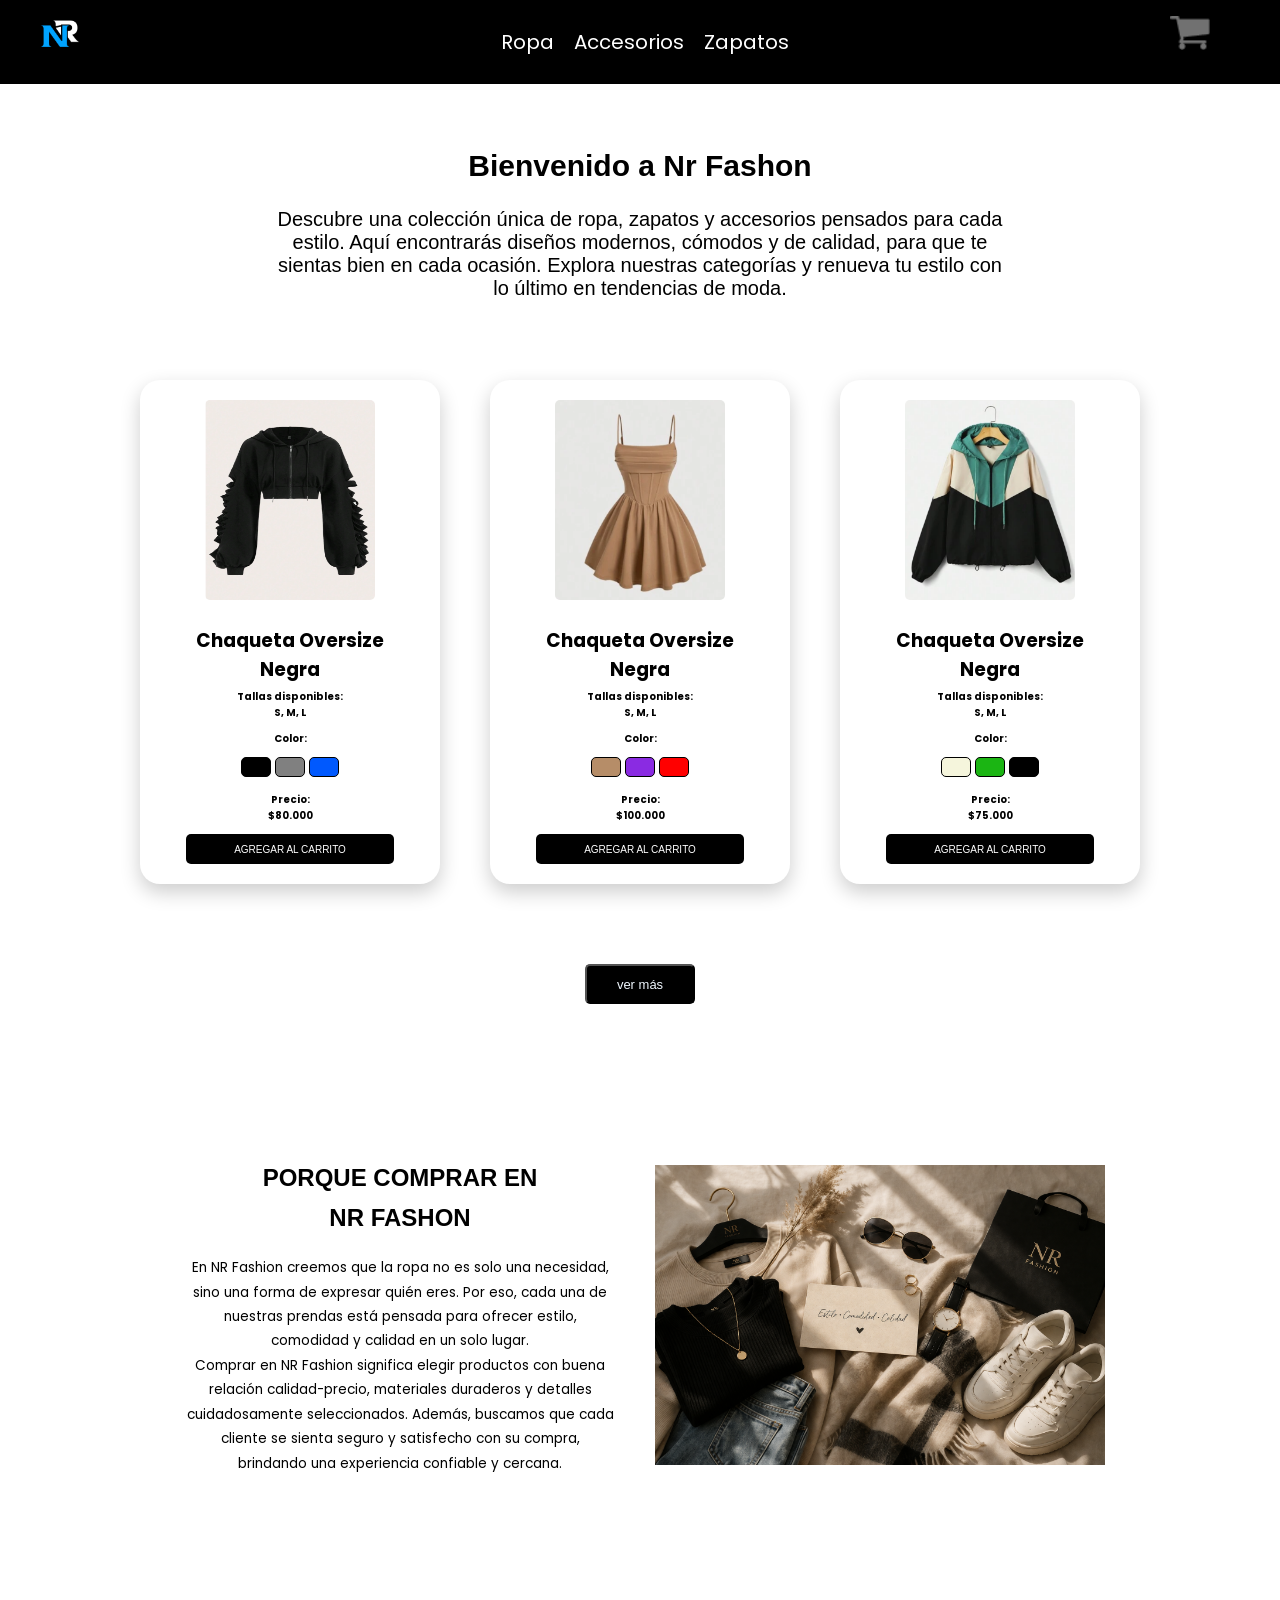
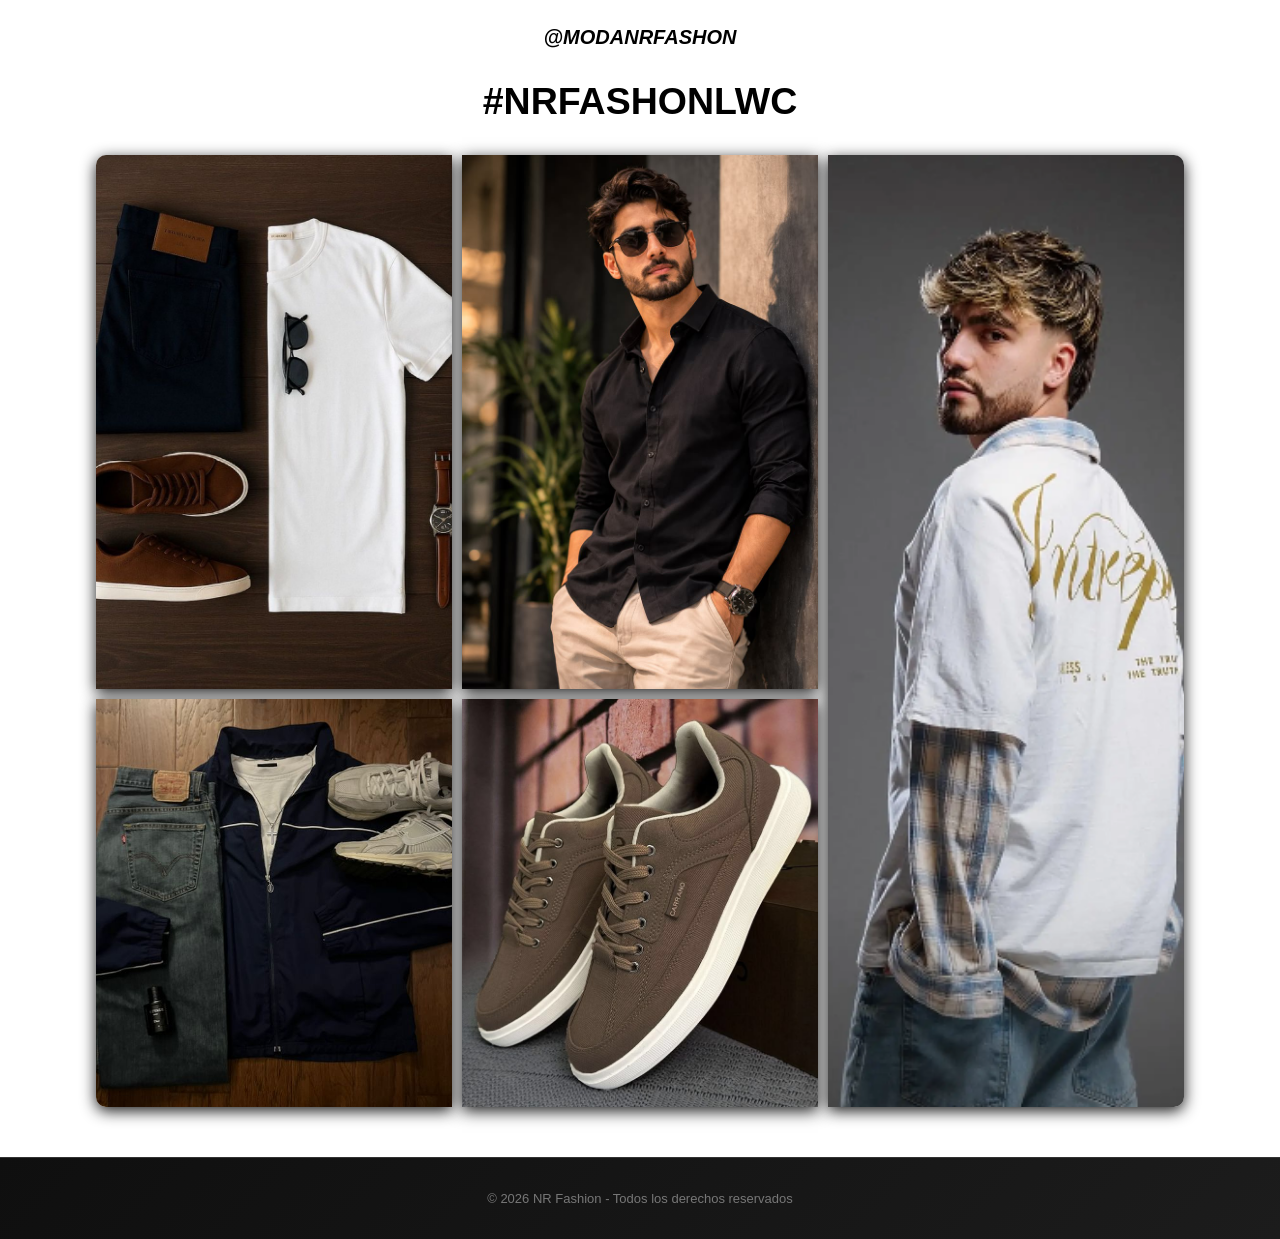
<file: index.html>
<!doctype html>
<html lang="en">
  <head>
    <meta charset="UTF-8" />
    <meta name="viewport" content="width=device-width, initial-scale=1.0" />
    <link rel="stylesheet" href="estilos.css" />
 <link rel="icon" type="image/png" href="imagenes/faviconNRfashion.png">
    <!-- FUENTES -->
    <link rel="preconnect" href="https://fonts.googleapis.com" />
    <link rel="preconnect" href="https://fonts.gstatic.com" crossorigin />
    <link
      href="https://fonts.googleapis.com/css2?family=Bebas+Neue&display=swap"
      rel="stylesheet"
    />
    <link
      href="https://fonts.googleapis.com/css2?family=Poppins:wght@400;600&display=swap"
      rel="stylesheet"
    />

    <title>Nr Fashion</title>
  </head>

  <body>
    <header>
      <nav class="navegacion">
        <div class="imagen__nav">
          <img class="logo" src="imagenes/logo.png" alt="" id="logo" />
        </div>

        <ul id="elementos">
          <li class="nav__item"><a href="apartados/Ropa.html">Ropa</a></li>
          <li class="nav__item">
            <a href="apartados/Accesorios.html">Accesorios</a>
          </li>
          <li class="nav__item">
            <a href="apartados/Zapatos.html">Zapatos</a>
          </li>
        </ul>

        <div>
          <div>
            <div>
              <ul>
                <li class="submenu">
                  <img src="imagenes/cart.png" class="img-carrito"/>
                  <div class="carrito">
                    <table  class="lista-carrito">
                      <thead>
                        <tr>
                          <th>Imagen</th>
                          <th>Nombre</th>
                          <th>Precio</th>
                          <th class="Cantidad">Cantidad</th>
                          <th></th>
                        </tr>
                      </thead>
                      <tbody class="añadirProductosCarrito"></tbody>
                    </table>
                    <div class="contenedor-boton"><button id="vaciar-carrito" class="button u-full-width">
                      Vaciar Carrito
                    </button><p class="total-valor">Total: $<span id="total-valor">0</span></p></div>
                    
                  </div>
                </li>
              </ul>
            </div>
          </div>
        </div>
      </nav>
    </header>

    <main>
      <section class="intro">
        <h1>Bienvenido a Nr Fashon</h1>
        <p>
          Descubre una colección única de ropa, zapatos y accesorios pensados
          para cada estilo. Aquí encontrarás diseños modernos, cómodos y de
          calidad, para que te sientas bien en cada ocasión. Explora nuestras
          categorías y renueva tu estilo con lo último en tendencias de moda.
        </p>
      </section>
    </main>

    <section class="productos-ropa">
      <div class="productos">
        <div class="producto" data-precio="80000" data-id="1">
          <img class="prenda1" src="imagenes/prenda1.png" alt="" />
          <h3 class="prendas">Chaqueta Oversize Negra</h3>
          <p class="descripcion detalles">
            Tallas disponibles:<br />
            S, M, L
          </p>
          <p class="descripcion">Color:</p>
          <button
            class="colores color-negro"
            data-img="imagenes/prenda1.png"
            data-numerodelote="A-101"
          ></button>
          <button
            class="colores color-gris"
            data-img="imagenes/prenda1Gris.png"
            data-numerodelote="A-102"
          ></button>
          <button
            class="colores color-azul"
            data-img="imagenes/prenda1Azul.png"
            data-numerodelote="A-103"
          ></button>
          <p class="descripcion">Precio:<br />$80.000</p>
          <button class="agregar-a-carrito">AGREGAR AL CARRITO</button>
        </div>

        <div class="producto" data-precio="100000" data-id="2">
          <img
            class="prenda1"
            src="imagenes/prenda2.png"
            alt=""
            id="segundaPrenda"
          />
          <h3 class="prendas">Chaqueta Oversize Negra</h3>
          <p class="descripcion detalles">
            Tallas disponibles:<br />
            S, M, L
          </p>
          <p class="descripcion">Color:</p>
          <button
            class="colores color-camel"
            data-img="imagenes/prenda2.png"
            data-numerodelote="B-101"
          ></button>
          <button
            class="colores color-morado"
            data-img="imagenes/prenda2Morado.png"
            data-numerodelote="B-102"
          ></button>
          <button
            class="colores color-rojo"
            data-img="imagenes/prenda2Rojo.jpg"
            data-numerodelote="B-103"
          ></button>
          <p class="descripcion">Precio:<br />$100.000</p>
          <button class="agregar-a-carrito">AGREGAR AL CARRITO</button>
        </div>

        <div class="producto" data-precio="75000" data-id="3">
          <img class="prenda1" src="imagenes/prenda3.png" alt="" />
          <h3 class="prendas">Chaqueta Oversize Negra</h3>
          <p class="descripcion detalles">
            Tallas disponibles:<br />
            S, M, L
          </p>
          <p class="descripcion">Color:</p>
          <button
            class="colores color-beige"
            data-img="imagenes/prenda3.png"
            data-numerodelote="C-101"
          ></button>
          <button
            class="colores color-verde"
            data-img="imagenes/prenda3Verde.png"
            data-numerodelote="C-102"
          ></button>
          <button
            class="colores negro"
            data-img="imagenes/prenda3Negra.png"
            data-numerodelote="C-103"
          ></button>
          <p class="descripcion">Precio:<br />$75.000</p>
          <button class="agregar-a-carrito">AGREGAR AL CARRITO</button>
        </div>

        <div class="producto cuartoproducto" data-precio="130000" data-id="4">
          <img class="prenda1" src="imagenes/prenda4.png" alt="" />
          <h3 class="prendas">Chaqueta Oversize Negra</h3>

          <p class="descripcion detalles">
            Tallas disponibles:<br />
            S, M, L
          </p>
          <p class="descripcion">Color:</p>
          <button
            class="colores color-black"
            data-img="imagenes/prenda4.png"
            data-numerodelote="D-101"
          ></button>
          <button
            class="colores color-lila"
            data-img="imagenes/prenda4Lila.png"
            data-numerodelote="D-102"
          ></button>
          <button
            class="colores color-azulgris"
            data-img="imagenes/prenda4Darkcyan.png"
            data-numerodelote="D-103"
          ></button>
          <p class="descripcion">Precio:<br />$130.000</p>
          <button class="agregar-a-carrito">AGREGAR AL CARRITO</button>
        </div>

        <div class="producto prendas__ocultas" data-precio="120000" data-id="5">
          <img class="prenda1" src="imagenes/prenda5.png" alt="" />
          <h3 class="prendas">Chaqueta Oversize Negra</h3>

          <p class="descripcion detalles">
            Tallas disponibles:<br />
            S, M, L
          </p>
          <p class="descripcion">Color:</p>
          <button
            class="colores color-azulclaro"
            data-img="imagenes/prenda5.png"
            data-numerodelote="E-101"
          ></button>
          <button
            class="colores color-amarillo"
            data-img="imagenes/prenda5Amarillo.png"
            data-numerodelote="E-102"
          ></button>
          <button
            class="colores color-blanco"
            data-img="imagenes/prenda5blanco.png"
            data-numerodelote="E-103"
          ></button>
          <p class="descripcion">Precio:<br />$120.000</p>
          <button class="agregar-a-carrito">AGREGAR AL CARRITO</button>
        </div>

        <div class="producto prendas__ocultas" data-precio="50000" data-id="6">
          <img class="prenda1" src="imagenes/prenda6.png" alt="" />
          <h3 class="prendas">Chaqueta Oversize Negra</h3>

          <p class="descripcion detalles">
            Tallas disponibles:<br />
            S, M, L
          </p>
          <p class="descripcion">Color:</p>
          <button
            class="colores color-pink"
            data-img="imagenes/prenda6.png"
            data-numerodelote="F-101"
          ></button>
          <button
            class="colores color-red"
            data-img="imagenes/prenda6Roja.png"
            data-numerodelote="F-102"
          
          ></button>
          <button
            class="colores color-grisoscuro"
            data-img="imagenes/prenda6Negra.png"
            data-numerodelote="F-103"
          ></button>
          <p class="descripcion">Precio:<br />$50.000</p>
          <button class="agregar-a-carrito">AGREGAR AL CARRITO</button>
        </div>

        <div class="producto prendas__ocultas" data-precio="90000" data-id="7">
          <img class="prenda1" src="imagenes/prenda7.png" alt="" />
          <h3 class="prendas">Chaqueta Oversize Negra</h3>

          <p class="descripcion detalles">
            Tallas disponibles:<br />
            S, M, L
          </p>
          <p class="descripcion">Color:</p>
          <button
            class="colores color-azul"
            data-img="imagenes/prenda7.png"
            data-numerodelote="G-101"
          ></button>
          <button
            class="colores color-negro"
            data-img="imagenes/prenda7Negro.png"
            data-numerodelote="G-102"
          ></button>
          <button
            class="colores color-azulGris"
            data-img="imagenes/prenda7AzulGris.png"
            data-numerodelote="G-103"
          ></button>
          <p class="descripcion">Precio:<br />$90.000</p>
          <button class="agregar-a-carrito">AGREGAR AL CARRITO</button>
        </div>

        <div class="producto prendas__ocultas oculta" data-precio="85000" data-id="8" >
          <img class="prenda1" src="imagenes/prenda8.png" alt="" />
          <h3 class="prendas">Chaqueta Oversize Negra</h3>

          <p class="descripcion detalles">
            Tallas disponibles:<br />
            S, M, L
          </p>
          <p class="descripcion">Color:</p>
          <button
            class="colores color-cafe"
            data-img="imagenes/prenda8.png"
            data-numerodelote="H-101"
          ></button>
          <button
            class="colores color-azul"
            data-img="imagenes/prenda8Azul.png"
            data-numerodelote="H-102"
          ></button>
          <button
            class="colores color-gris"
            data-img="imagenes/prenda8Gris.png"
             data-numerodelote="H-103"
          ></button>
          <p class="descripcion">Precio:<br />$85.000</p>
          <button class="agregar-a-carrito">AGREGAR AL CARRITO</button>
        </div>
      </div>
      <button class="ver__mas">ver más</button>
    </section>

    <section class="texto-nuevo">
      <div class="contenedor-articulo">
        <div class="contenedor-texto">
          <h2 class="titulos">PORQUE COMPRAR EN</h2>
          <p class="titulos parrafo">NR FASHON</p>
          <p class="texto-articulo">
            En NR Fashion creemos que la ropa no es solo una necesidad, sino una
            forma de expresar quién eres. Por eso, cada una de nuestras prendas
            está pensada para ofrecer estilo, comodidad y calidad en un solo
            lugar.<br />
            Comprar en NR Fashion significa elegir productos con buena relación
            calidad-precio, materiales duraderos y detalles cuidadosamente
            seleccionados. Además, buscamos que cada cliente se sienta seguro y
            satisfecho con su compra, brindando una experiencia confiable y
            cercana.
          </p>
        </div>

        <div class="imgnueva-contenedor">
          <img class="imgnueva" src="imagenes/porqueelegirnos.png" alt="" />
        </div>
      </div>
    </section>

    <section class="galeria-prendas">
      <div class="contenedor-galeria">
        <div class="texto-galeria">
          <h3 class="subtitulo-galeria">@modaNRfashon</h3>
          <h2 class="titulo-galeria">#NRfashonLWC</h2>
        </div>
        <div class="imagenes-galeria">
          <img class="img-galeria img1" src="imagenes/imggaleria1.jpg" alt="" />
          <img class="img-galeria img2" src="imagenes/imggaleria2.jpg" alt="" />
          <img class="img-galeria img3" src="imagenes/imggaleria3.jpg" alt="" />
          <img class="img-galeria img4" src="imagenes/imggaleria4.jpg" alt="" />
          <img class="img-galeria img5" src="imagenes/imggaleria5.png" alt="" />
        </div>
      </div>
    </section>

    <footer class="footer">
      <div class="footer-contenedor">
        <!-- Logo / Info -->
        <div class="footer-box">
          <h2>NR Fashion</h2>
          <p>
            Moda moderna y accesible para todos. Encuentra estilo, comodidad y
            calidad en un solo lugar.
          </p>
        </div>

        <!-- Ayuda -->
        <div class="footer-box">
          <h3>Ayuda</h3>
          <a href="#">Preguntas frecuentes</a>
          <a href="#">Envíos</a>
          <a href="#">Devoluciones</a>
          <a href="#">Soporte</a>
        </div>

        <!-- Redes -->
        <div class="footer-box">
          <h3>Síguenos</h3>
          <p>@nrfashion</p>
          <p>Instagram | TikTok | Facebook</p>
        </div>
      </div>

      <div class="footer-copyright">
        <p>© 2026 NR Fashion - Todos los derechos reservados</p>
      </div>
    </footer>

    <script src="js/logicaCarrito.js"></script>
     <script src="js/btnVermas.js"></script>
     <script src="js/Productos.js"></script>
      <script src="js/footer.js"></script>
  </body>
</html>
</file>
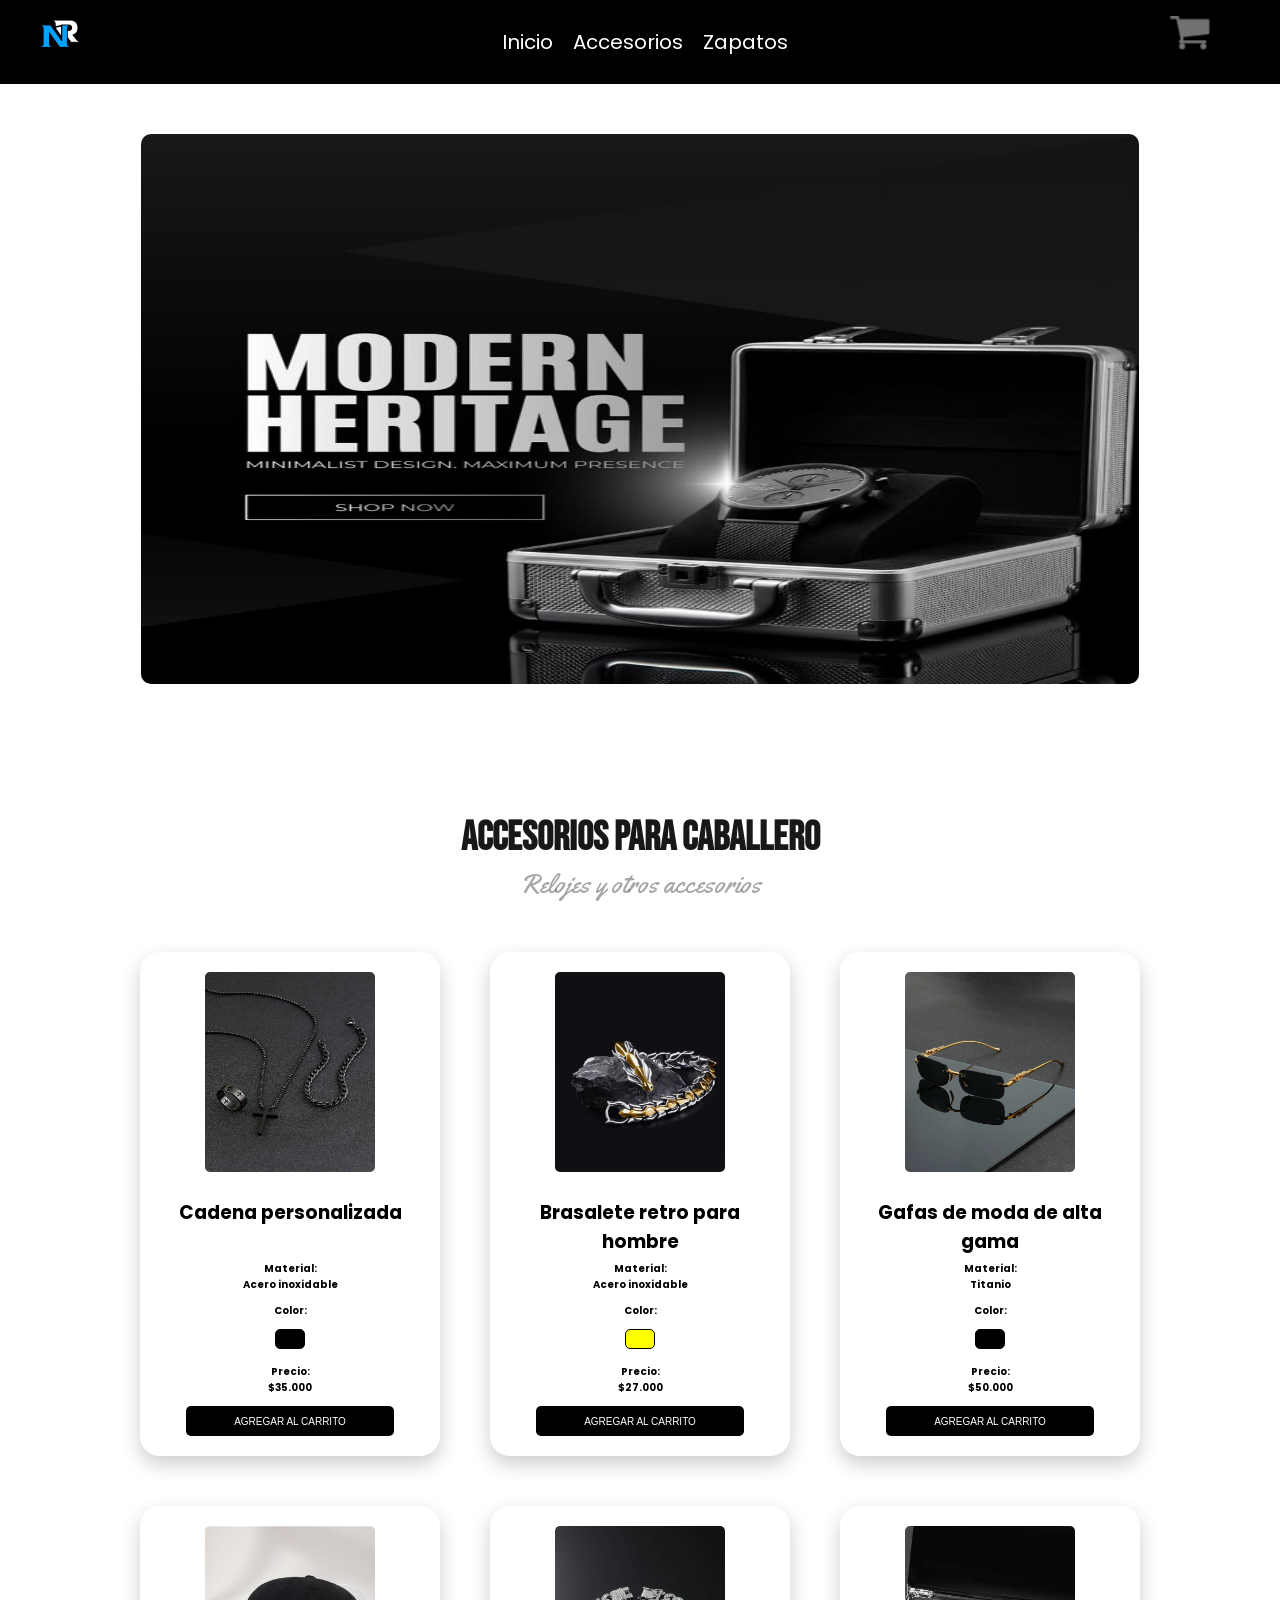
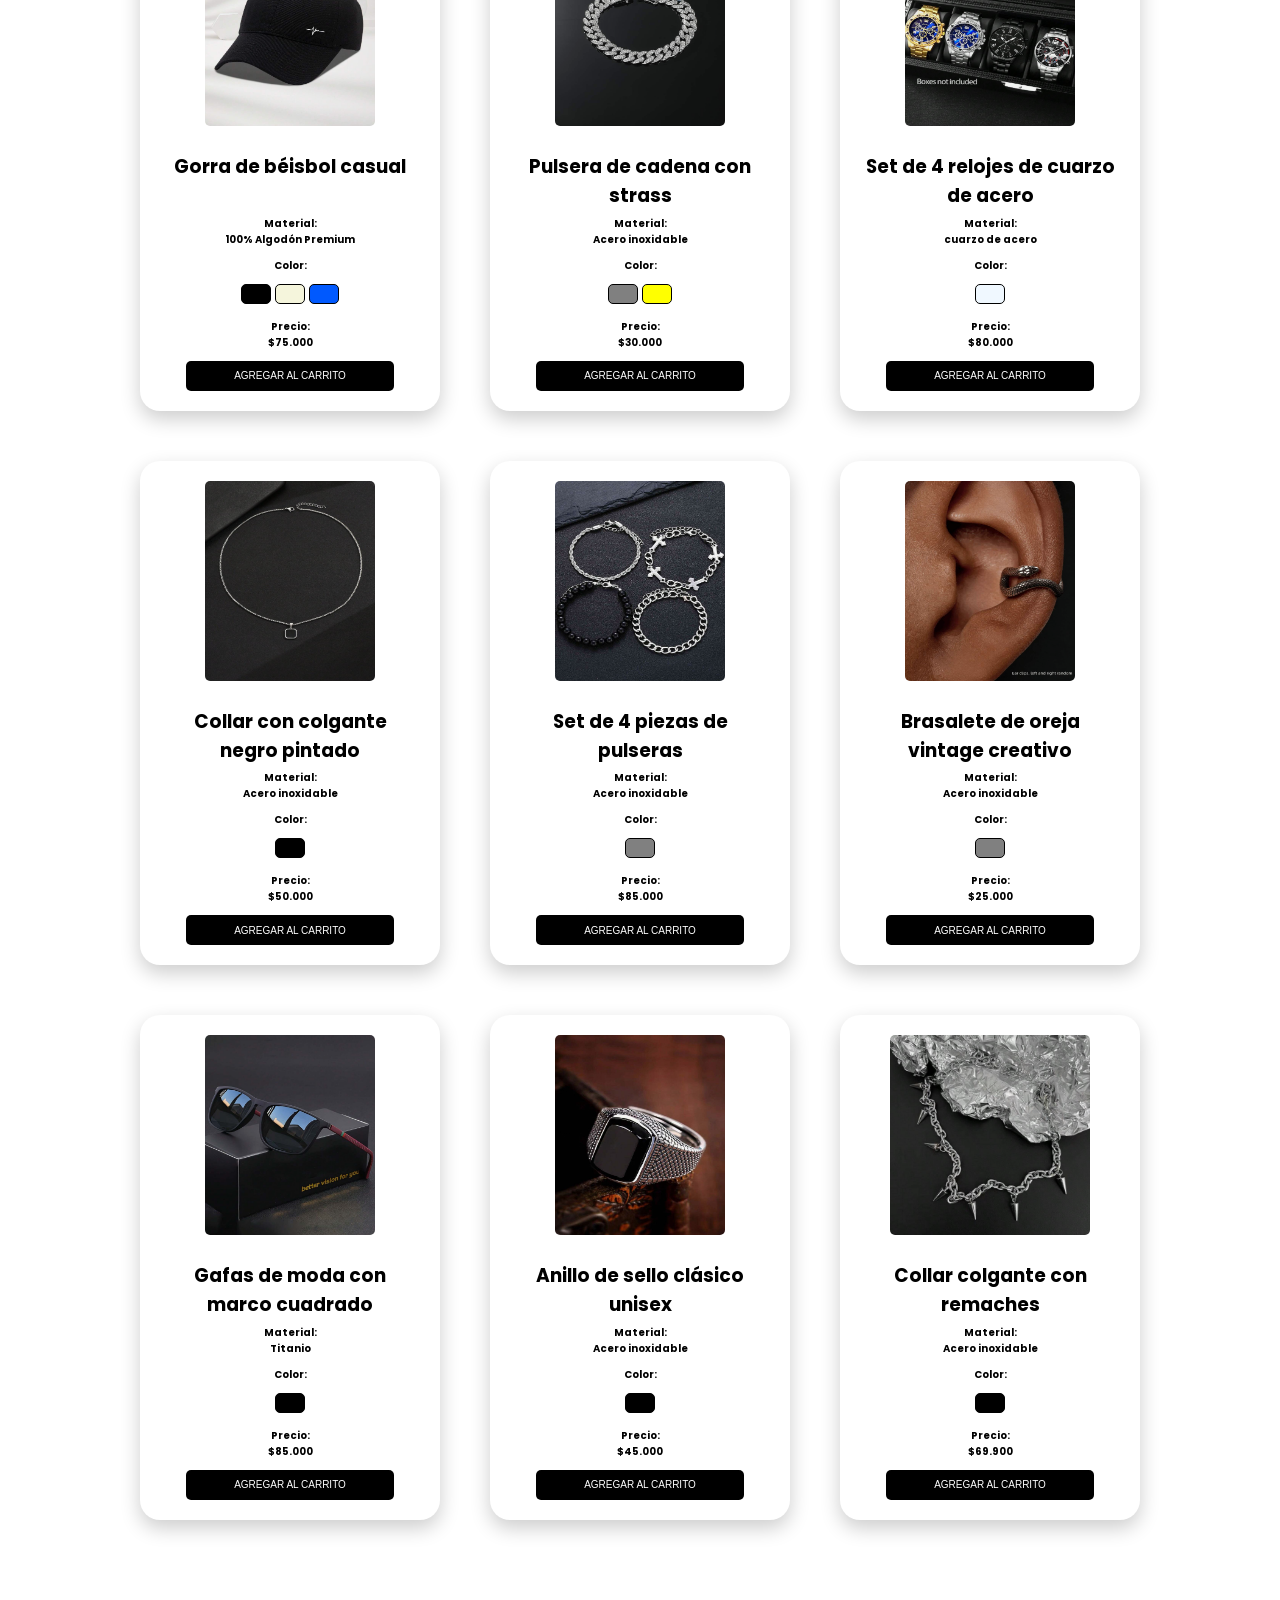
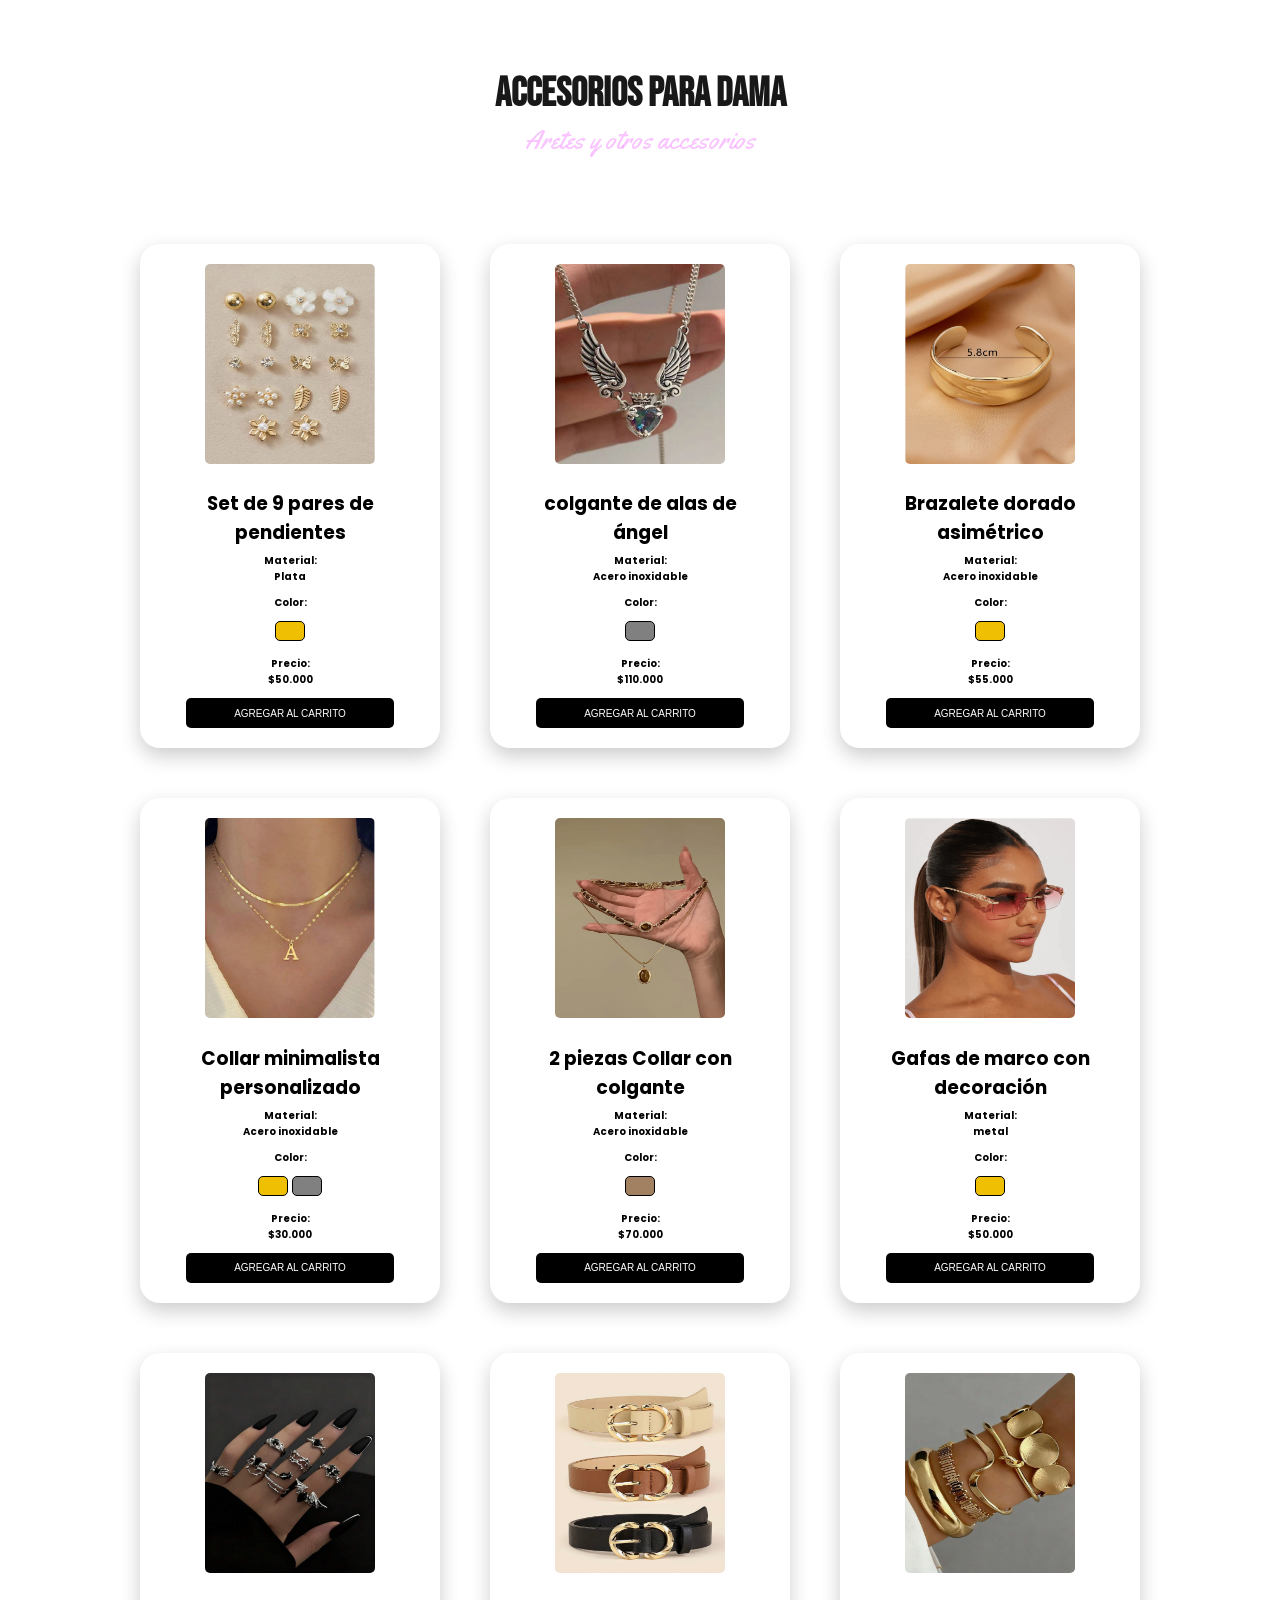
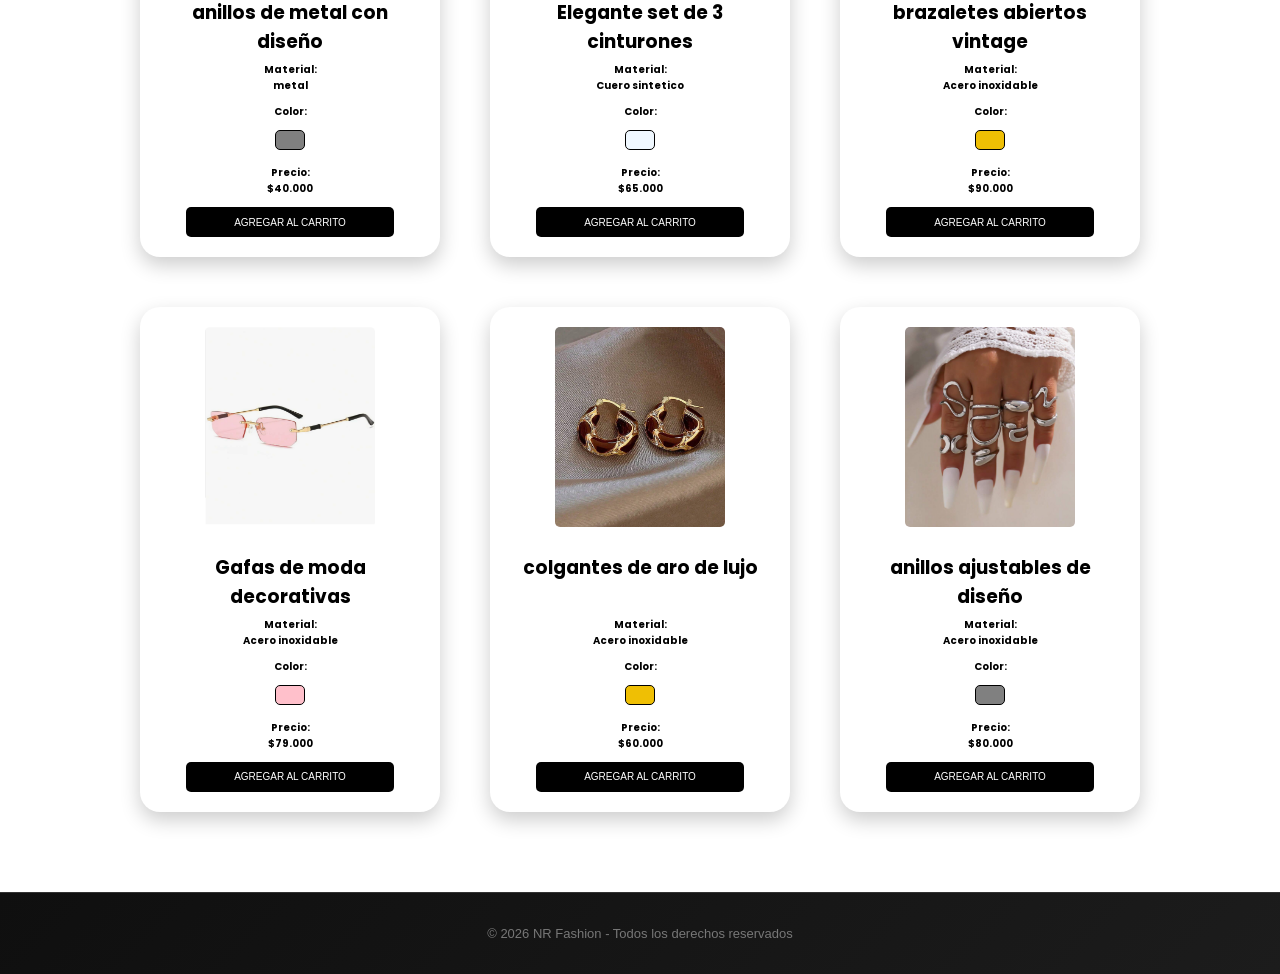
<file: apartados/Accesorios.html>
<!doctype html>
<html lang="en">
  <head>
    <meta charset="UTF-8" />
    <meta name="viewport" content="width=device-width, initial-scale=1.0" />
    <link rel="stylesheet" href="../estilos.css" />
    <link rel="icon" type="image/png" href="../imagenes/faviconNRfashion.png" />

    <link rel="preconnect" href="https://fonts.googleapis.com" />
    <link rel="preconnect" href="https://fonts.gstatic.com" crossorigin />
    <link
      href="https://fonts.googleapis.com/css2?family=Bebas+Neue&display=swap"
      rel="stylesheet"
    />
    <link
      href="https://fonts.googleapis.com/css2?family=Poppins:wght@400;600&display=swap"
      rel="stylesheet"
    />

    <link
      href="https://fonts.googleapis.com/css2?family=Arvo:ital,wght@0,400;0,700;1,400;1,700&family=Bebas+Neue&display=swap"
      rel="stylesheet"
    />
    <link
      href="https://fonts.googleapis.com/css2?family=Yellowtail&display=swap"
      rel="stylesheet"
    />

    <meta
      name="description"
      content="Explora nuestra colección de ropa, accesorios y calzado para hombre y mujer. Moda moderna, calidad premium y estilo para cada ocasión."
    />

    <title>Nr Fashion</title>
  </head>

  <body>
    <header>
      <nav class="navegacion">
        <div class="imagen__nav">
          <img class="logo" src="../imagenes/logo.png" alt="" />
        </div>

        <ul id="elementos">
          <li class="nav__item"><a href="../index.html">Inicio</a></li>
          <li class="nav__item"><a href="Accesorios.html">Accesorios</a></li>
          <li class="nav__item"><a href="Zapatos.html">Zapatos</a></li>
        </ul>

        <div>
          <div>
            <div>
              <ul>
                <li class="submenu">
                  <img src="../imagenes/cart.png" class="img-carrito" />
                  <div class="carrito">
                    <table class="lista-carrito">
                      <thead>
                        <tr>
                          <th>Imagen</th>
                          <th>Nombre</th>
                          <th>Precio</th>
                          <th class="Cantidad">Cantidad</th>
                          <th></th>
                        </tr>
                      </thead>
                      <tbody class="añadirProductosCarrito"></tbody>
                    </table>
                    <div class="contenedor-boton">
                      <button id="vaciar-carrito" class="button u-full-width">
                        Vaciar Carrito
                      </button>
                      <button id="enviar-whatsapp">Comprar por WhatsApp</button>
                      <p class="total-valor">
                        Total: $<span id="total-valor">0</span>
                      </p>
                    </div>
                  </div>
                </li>
              </ul>
            </div>
          </div>
        </div>
      </nav>
    </header>

    <section class="banner-secundario">
      <div class="contenedor-banner2">
        <img
          src="../imagenes/accesoriosimg.jpg"
          class="banner2"
          alt="Imagen publicitaria accesorios"
        />
      </div>
    </section>

    <section class="catalogo-general">
      <div class="productos-ropa espacio">
        <div class="contenedor-seccion">
          <h2 class="titulo-seccion">Accesorios para caballero</h2>
          <p class="parrafo-seccion">Relojes y otros accesorios</p>
        </div>

        <div class="productos espacioApartado">
          <div class="producto" data-precio="35000" data-id="41">
            <img class="prenda1" src="../imagenes/cadenas.png" alt="" />
            <h3 class="prendas">Cadena personalizada</h3>
            <p class="descripcion detalles">Material:<br />Acero inoxidable</p>
            <p class="descripcion">Color:</p>
            <button
              class="colores color-negro"
              data-img="../imagenes/cadenas.png"
              data-numerodelote="AN-101"
            ></button>
            <p class="descripcion">Precio:<br />$35.000</p>
            <button class="agregar-a-carrito">AGREGAR AL CARRITO</button>
          </div>

          <div class="producto" data-precio="27000" data-id="42">
            <img class="prenda1" src="../imagenes/brasaleteretro.png" alt="" />
            <h3 class="prendas">Brasalete retro para hombre</h3>
            <p class="descripcion detalles">Material:<br />Acero inoxidable</p>
            <p class="descripcion">Color:</p>
            <button
              class="colores color-amarillo"
              data-img="../imagenes/brasaleteretro.png"
              data-numerodelote="AÑ-101"
            ></button>

            <p class="descripcion">Precio:<br />$27.000</p>
            <button class="agregar-a-carrito">AGREGAR AL CARRITO</button>
          </div>

          <div class="producto" data-precio="50000" data-id="43">
            <img class="prenda1" src="../imagenes/gafasaccesorio.png" alt="" />
            <h3 class="prendas">Gafas de moda de alta gama</h3>
            <p class="descripcion detalles">Material:<br />Titanio</p>
            <p class="descripcion">Color:</p>
            <button
              class="colores color-negro"
              data-img="../imagenes/gafasaccesorio.png"
              data-numerodelote="AO-101"
            ></button>

            <p class="descripcion">Precio:<br />$50.000</p>
            <button class="agregar-a-carrito">AGREGAR AL CARRITO</button>
          </div>

          <div class="producto" data-precio="75000" data-id="44">
            <img class="prenda1" src="../imagenes/gorraaccesorio.png" alt="" />
            <h3 class="prendas">Gorra de béisbol casual</h3>
            <p class="descripcion detalles">
              Material:<br />100% Algodón Premium
            </p>
            <p class="descripcion">Color:</p>
            <button
              class="colores color-negro"
              data-img="../imagenes/gorraaccesorio.png"
              data-numerodelote="AP-101"
            ></button>
            <button
              class="colores color-beige"
              data-img="../imagenes/gorraaccesoriosBeige.png"
              data-numerodelote="AP-102"
            ></button>
            <button
              class="colores color-azul"
              data-img="../imagenes/gorraaccesoriosAzul.png"
              data-numerodelote="AP-103"
            ></button>
            <p class="descripcion">Precio:<br />$75.000</p>
            <button class="agregar-a-carrito">AGREGAR AL CARRITO</button>
          </div>

          <div class="producto" data-precio="30000" data-id="45">
            <img class="prenda1" src="../imagenes/pulsera.png" alt="" />
            <h3 class="prendas">Pulsera de cadena con strass</h3>
            <p class="descripcion detalles">Material:<br />Acero inoxidable</p>
            <p class="descripcion">Color:</p>
            <button
              class="colores color-gris"
              data-img="../imagenes/pulsera.png"
              data-numerodelote="AQ-101"
            ></button>
            <button
              class="colores color-amarillo"
              data-img="../imagenes/pulseraDorada.png"
              data-numerodelote="AQ-102"
            ></button>
            <p class="descripcion">Precio:<br />$30.000</p>
            <button class="agregar-a-carrito">AGREGAR AL CARRITO</button>
          </div>

          <div class="producto" data-precio="80000" data-id="46">
            <img class="prenda1" src="../imagenes/setRelojes.png" alt="" />
            <h3 class="prendas">Set de 4 relojes de cuarzo de acero</h3>
            <p class="descripcion detalles">Material:<br />cuarzo de acero</p>
            <p class="descripcion">Color:</p>
            <button
              class="colores color-blanco"
              data-img="../imagenes/setRelojes.png"
              data-numerodelote="AR-101"
            ></button>

            <p class="descripcion">Precio:<br />$80.000</p>
            <button class="agregar-a-carrito">AGREGAR AL CARRITO</button>
          </div>

          <div class="producto" data-precio="50000" data-id="47">
            <img class="prenda1" src="../imagenes/collarElegante.png" alt="" />
            <h3 class="prendas">Collar con colgante negro pintado</h3>
            <p class="descripcion detalles">Material:<br />Acero inoxidable</p>
            <p class="descripcion">Color:</p>
            <button
              class="colores color-negro"
              data-img="../imagenes/collarElegante.png"
              data-numerodelote="AS-101"
            ></button>

            <p class="descripcion">Precio:<br />$50.000</p>
            <button class="agregar-a-carrito">AGREGAR AL CARRITO</button>
          </div>

          <div class="producto" data-precio="65000" data-id="48">
            <img class="prenda1" src="../imagenes/setPulseras.png" alt="" />
            <h3 class="prendas">Set de 4 piezas de pulseras</h3>
            <p class="descripcion detalles">Material:<br />Acero inoxidable</p>
            <p class="descripcion">Color:</p>
            <button
              class="colores color-gris"
              data-img="../imagenes/setPulseras.png"
              data-numerodelote="AT-101"
            ></button>

            <p class="descripcion">Precio:<br />$85.000</p>
            <button class="agregar-a-carrito">AGREGAR AL CARRITO</button>
          </div>

          <div class="producto" data-precio="25000" data-id="49">
            <img
              class="prenda1"
              src="../imagenes/brasaletedeoreja.png"
              alt=""
            />
            <h3 class="prendas">Brasalete de oreja vintage creativo</h3>
            <p class="descripcion detalles">Material:<br />Acero inoxidable</p>
            <p class="descripcion">Color:</p>
            <button
              class="colores color-gris"
              data-img="../imagenes/brasaletedeoreja.png"
              data-numerodelote="AU-101"
            ></button>

            <p class="descripcion">Precio:<br />$25.000</p>
            <button class="agregar-a-carrito">AGREGAR AL CARRITO</button>
          </div>

          <div class="producto" data-precio="85000" data-id="50">
            <img class="prenda1" src="../imagenes/gafasdesol.png" alt="" />
            <h3 class="prendas">Gafas de moda con marco cuadrado</h3>
            <p class="descripcion detalles">Material:<br />Titanio</p>
            <p class="descripcion">Color:</p>
            <button
              class="colores color-negro"
              data-img="../imagenes/gafasdesol.png"
              data-numerodelote="AV-101"
            ></button>

            <p class="descripcion">Precio:<br />$85.000</p>
            <button class="agregar-a-carrito">AGREGAR AL CARRITO</button>
          </div>

          <div class="producto" data-precio="45000" data-id="51">
            <img class="prenda1" src="../imagenes/anillodesello.png" alt="" />
            <h3 class="prendas">Anillo de sello clásico unisex</h3>
            <p class="descripcion detalles">Material:<br />Acero inoxidable</p>
            <p class="descripcion">Color:</p>
            <button
              class="colores color-negro"
              data-img="../imagenes/anillodesello.png"
              data-numerodelote="AW-101"
            ></button>

            <p class="descripcion">Precio:<br />$45.000</p>
            <button class="agregar-a-carrito">AGREGAR AL CARRITO</button>
          </div>

          <div class="producto" data-precio="69900" data-id="52">
            <img class="prenda1" src="../imagenes/collarcolgante.png" alt="" />
            <h3 class="prendas">Collar colgante con remaches</h3>
            <p class="descripcion detalles">Material:<br />Acero inoxidable</p>
            <p class="descripcion">Color:</p>
            <button
              class="colores color-negro"
              data-img="../imagenes/collarcolgante.png"
              data-numerodelote="AX-101"
            ></button>

            <p class="descripcion">Precio:<br />$69.900</p>
            <button class="agregar-a-carrito">AGREGAR AL CARRITO</button>
          </div>

          <!-- Contenido de damas aquí -->

          <div class="contenedor-seccion-damas-titulos">
            <h2 class="titulo-seccion">Accesorios para dama</h2>
            <p class="parrafo-seccion parrafo-damas">
              Aretes y otros accesorios
            </p>
          </div>
          <div class="productos espacioApartado">
            <div class="producto" data-precio="50000" data-id="53">
              <img
                class="prenda1"
                src="../imagenes/setaretesdedama.png"
                alt=""
              />
              <h3 class="prendas">Set de 9 pares de pendientes</h3>
              <p class="descripcion detalles">Material:<br />Plata</p>
              <p class="descripcion">Color:</p>
              <button
                class="colores color-dorado"
                data-img="../imagenes/setaretesdedama.png"
                data-numerodelote="AY-101"
              ></button>

              <p class="descripcion">Precio:<br />$50.000</p>
              <button class="agregar-a-carrito">AGREGAR AL CARRITO</button>
            </div>

            <div class="producto" data-precio="110000" data-id="54">
              <img
                class="prenda1"
                src="../imagenes/collarconcolgante.png"
                alt=""
              />
              <h3 class="prendas">colgante de alas de ángel</h3>
              <p class="descripcion detalles">
                Material:<br />Acero inoxidable
              </p>
              <p class="descripcion">Color:</p>
              <button
                class="colores color-gris"
                data-img="../imagenes/collarconcolgante.png"
                data-numerodelote="AZ-101"
              ></button>
              <p class="descripcion">Precio:<br />$110.000</p>
              <button class="agregar-a-carrito">AGREGAR AL CARRITO</button>
            </div>

            <div class="producto" data-precio="55000" data-id="55">
              <img
                class="prenda1"
                src="../imagenes/brazaletedorado.png"
                alt=""
              />
              <h3 class="prendas">Brazalete dorado asimétrico</h3>
              <p class="descripcion detalles">
                Material:<br />Acero inoxidable
              </p>
              <p class="descripcion">Color:</p>
              <button
                class="colores color-dorado"
                data-img="../imagenes/brazaletedorado.png"
                data-numerodelote="BA-101"
              ></button>
              <p class="descripcion">Precio:<br />$55.000</p>
              <button class="agregar-a-carrito">AGREGAR AL CARRITO</button>
            </div>

            <div class="producto" data-precio="30000" data-id="56">
              <img
                class="prenda1"
                src="../imagenes/collarminimalista.png"
                alt=""
              />
              <h3 class="prendas">Collar minimalista personalizado</h3>
              <p class="descripcion detalles">
                Material:<br />Acero inoxidable
              </p>
              <p class="descripcion">Color:</p>
              <button
                class="colores color-dorado"
                data-img="../imagenes/collarminimalista.png"
                data-numerodelote="BB-101"
              ></button>
              <button
                class="colores color-gris"
                data-img="../imagenes/collarminimalistagris.png"
                data-numerodelote="BB-102"
              ></button>

              <p class="descripcion">Precio:<br />$30.000</p>
              <button class="agregar-a-carrito">AGREGAR AL CARRITO</button>
            </div>

            <div class="producto" data-precio="120000" data-id="57">
              <img class="prenda1" src="../imagenes/collar2piezas.png" alt="" />
              <h3 class="prendas">2 piezas Collar con colgante</h3>
              <p class="descripcion detalles">
                Material:<br />Acero inoxidable
              </p>
              <p class="descripcion">Color:</p>
              <button
                class="colores color-cafe"
                data-img="../imagenes/collar2piezas.png"
                data-numerodelote="BC-101"
              ></button>

              <p class="descripcion">Precio:<br />$70.000</p>
              <button class="agregar-a-carrito">AGREGAR AL CARRITO</button>
            </div>

            <div class="producto" data-precio="50000" data-id="58">
              <img class="prenda1" src="../imagenes/gafasdemetal.png" alt="" />
              <h3 class="prendas">Gafas de marco con decoración</h3>
              <p class="descripcion detalles">Material:<br />metal</p>
              <p class="descripcion">Color:</p>
              <button
                class="colores color-dorado"
                data-img="../imagenes/gafasdemetal.png"
                data-numerodelote="BD-101"
              ></button>

              <p class="descripcion">Precio:<br />$50.000</p>
              <button class="agregar-a-carrito">AGREGAR AL CARRITO</button>
            </div>

            <div class="producto" data-precio="40000" data-id="59">
              <img class="prenda1" src="../imagenes/anillos.png" alt="" />
              <h3 class="prendas">anillos de metal con diseño</h3>
              <p class="descripcion detalles">Material:<br />metal</p>
              <p class="descripcion">Color:</p>
              <button
                class="colores color-gris"
                data-img="../imagenes/anillos.png"
                data-numerodelote="BE-101"
              ></button>

              <p class="descripcion">Precio:<br />$40.000</p>
              <button class="agregar-a-carrito">AGREGAR AL CARRITO</button>
            </div>

            <div class="producto" data-precio="65000" data-id="60">
              <img class="prenda1" src="../imagenes/setcinturones.png" alt="" />
              <h3 class="prendas">Elegante set de 3 cinturones</h3>
              <p class="descripcion detalles">Material:<br />Cuero sintetico</p>
              <p class="descripcion">Color:</p>
              <button
                class="colores color-blanco"
                data-img="../imagenes/setcinturones.png"
                data-numerodelote="BF-101"
              ></button>

              <p class="descripcion">Precio:<br />$65.000</p>
              <button class="agregar-a-carrito">AGREGAR AL CARRITO</button>
            </div>

            <div class="producto" data-precio="90000" data-id="61">
              <img
                class="prenda1"
                src="../imagenes/brazaletes.png"
                alt=""
              />
              <h3 class="prendas">brazaletes abiertos vintage </h3>
              <p class="descripcion detalles">
                Material:<br />Acero inoxidable
              </p>
              <p class="descripcion">Color:</p>
              <button
                class="colores color-dorado"
                data-img="../imagenes/brazaletes.png"
                data-numerodelote="BG-101"
              ></button>
              <p class="descripcion">Precio:<br />$90.000</p>
              <button class="agregar-a-carrito">AGREGAR AL CARRITO</button>
            </div>

            <div class="producto" data-precio="79000" data-id="62">
              <img
                class="prenda1"
                src="../imagenes/gafasdemoda.png"
                alt=""
              />
              <h3 class="prendas">Gafas de moda decorativas </h3>
              <p class="descripcion detalles">
                Material:<br />Acero inoxidable
              </p>
              <p class="descripcion">Color:</p>
              <button
                class="colores color-pink"
                data-img="../imagenes/gafasdemoda.png"
                data-numerodelote="BH-101"
              ></button>
              <p class="descripcion">Precio:<br />$79.000</p>
              <button class="agregar-a-carrito">AGREGAR AL CARRITO</button>
            </div>

            <div class="producto" data-precio="60000" data-id="63">
              <img
                class="prenda1"
                src="../imagenes/aretes.png"
                alt=""
              />
              <h3 class="prendas"> colgantes de aro de lujo  </h3>
              <p class="descripcion detalles">
                Material:<br />Acero inoxidable
              </p>
              <p class="descripcion">Color:</p>
              <button
                class="colores color-dorado"
                data-img="../imagenes/aretes.png"
                data-numerodelote="BI-101"
              ></button>
              <p class="descripcion">Precio:<br />$60.000</p>
              <button class="agregar-a-carrito">AGREGAR AL CARRITO</button>
            </div>

            <div class="producto" data-precio="80000" data-id="64">
              <img
                class="prenda1"
                src="../imagenes/anillosajustables.png"
                alt=""
              />
              <h3 class="prendas">anillos ajustables de diseño</h3>
              <p class="descripcion detalles">
                Material:<br />Acero inoxidable
              </p>
              <p class="descripcion">Color:</p>
              <button
                class="colores color-gris"
                data-img="../imagenes/anillosajustables.png"
                data-numerodelote="BJ-101"
              ></button>
              <p class="descripcion">Precio:<br />$80.000</p>
              <button class="agregar-a-carrito">AGREGAR AL CARRITO</button>
            </div>
          </div>
        </div>
      </div>
    </section>

    <footer class="footer">
      <div class="footer-contenedor">
        <div class="footer-box">
          <h2>NR Fashion</h2>
          <p>
            Moda moderna y accesible para todos. Encuentra estilo, comodidad y
            calidad en un solo lugar.
          </p>
        </div>

        <div class="footer-box">
          <h3>Ayuda</h3>
          <a href="#">Preguntas frecuentes</a>
          <a href="#">Envíos</a>
          <a href="#">Devoluciones</a>
          <a href="#">Soporte</a>
        </div>

        <div class="social-links footer-box">
          <h3>Síguenos</h3>
          <a
            href="https://www.instagram.com/tu_usuario"
            target="_blank"
            rel="noopener noreferrer"
          >
            <img
              class="img-footer"
              src="../imagenes/instagram.png"
              alt="Instagram"
            />
          </a>
          <a
            href="https://www.tiktok.com/@tu_usuario"
            target="_blank"
            rel="noopener noreferrer"
          >
            <img class="img-footer" src="../imagenes/tiktok.png" alt="TikTok" />
          </a>
          <a
            href="https://www.facebook.com/tu_pagina"
            target="_blank"
            rel="noopener noreferrer"
          >
            <img
              class="img-footer"
              src="../imagenes/facebook.png"
              alt="Facebook"
            />
          </a>
        </div>
      </div>

      <div class="footer-copyright">
        <p>© 2026 NR Fashion - Todos los derechos reservados</p>
      </div>
    </footer>

    <script src="../js/logicaCarrito.js"></script>
    <script src="../js/Productos.js"></script>
    <script src="../js/footer.js"></script>
  </body>
</html>
</file>
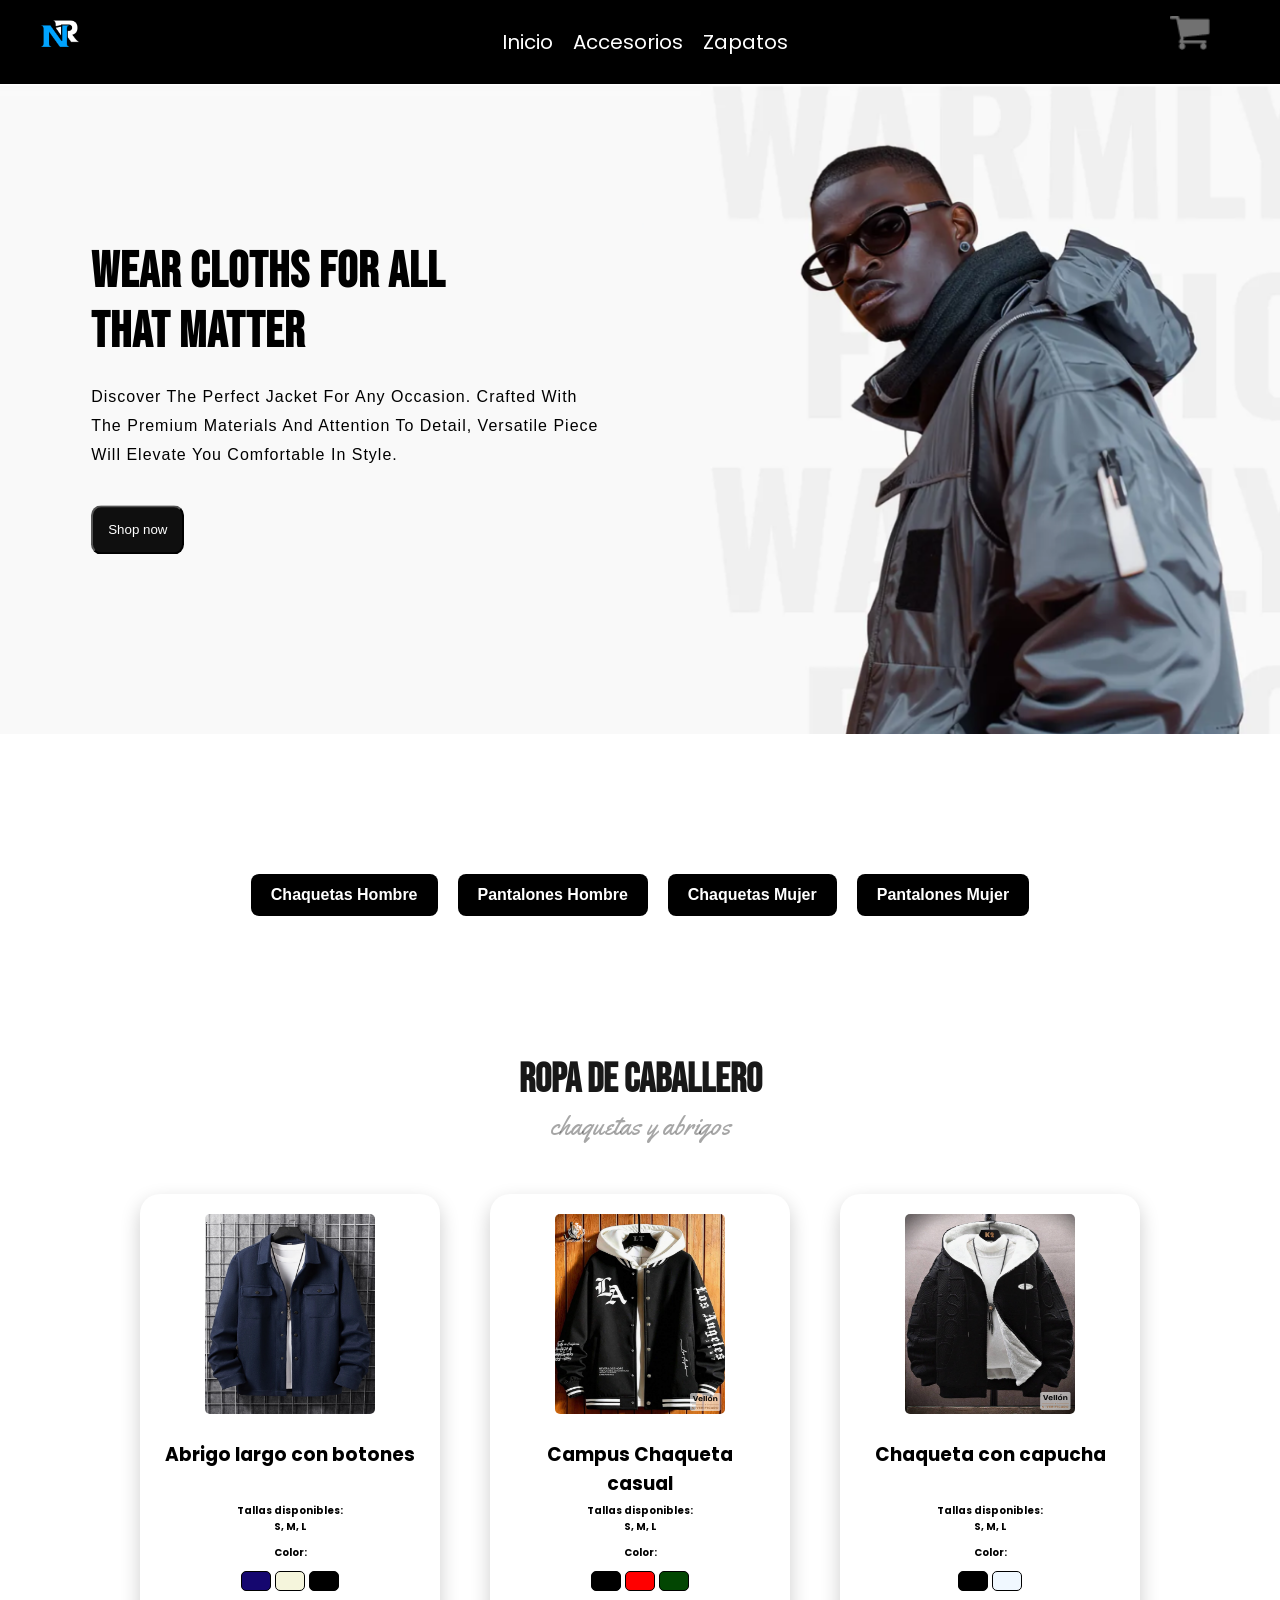
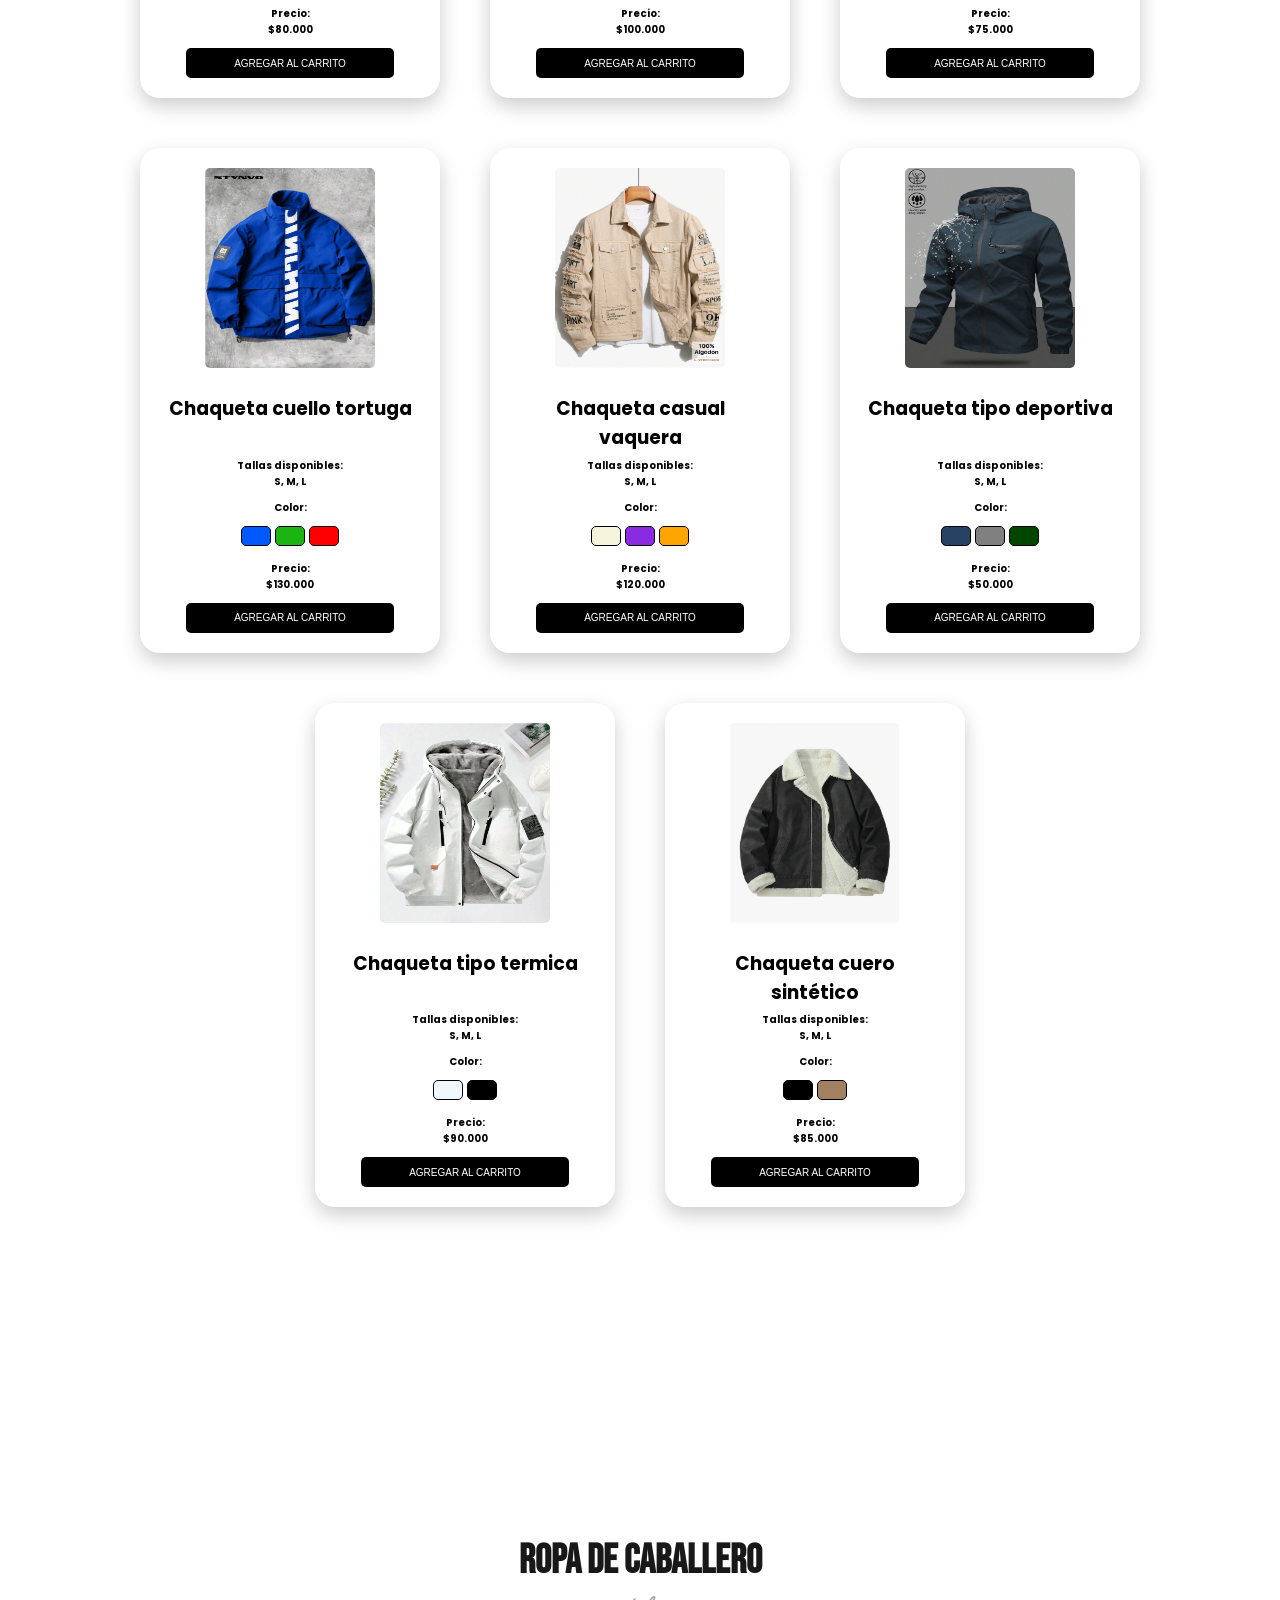
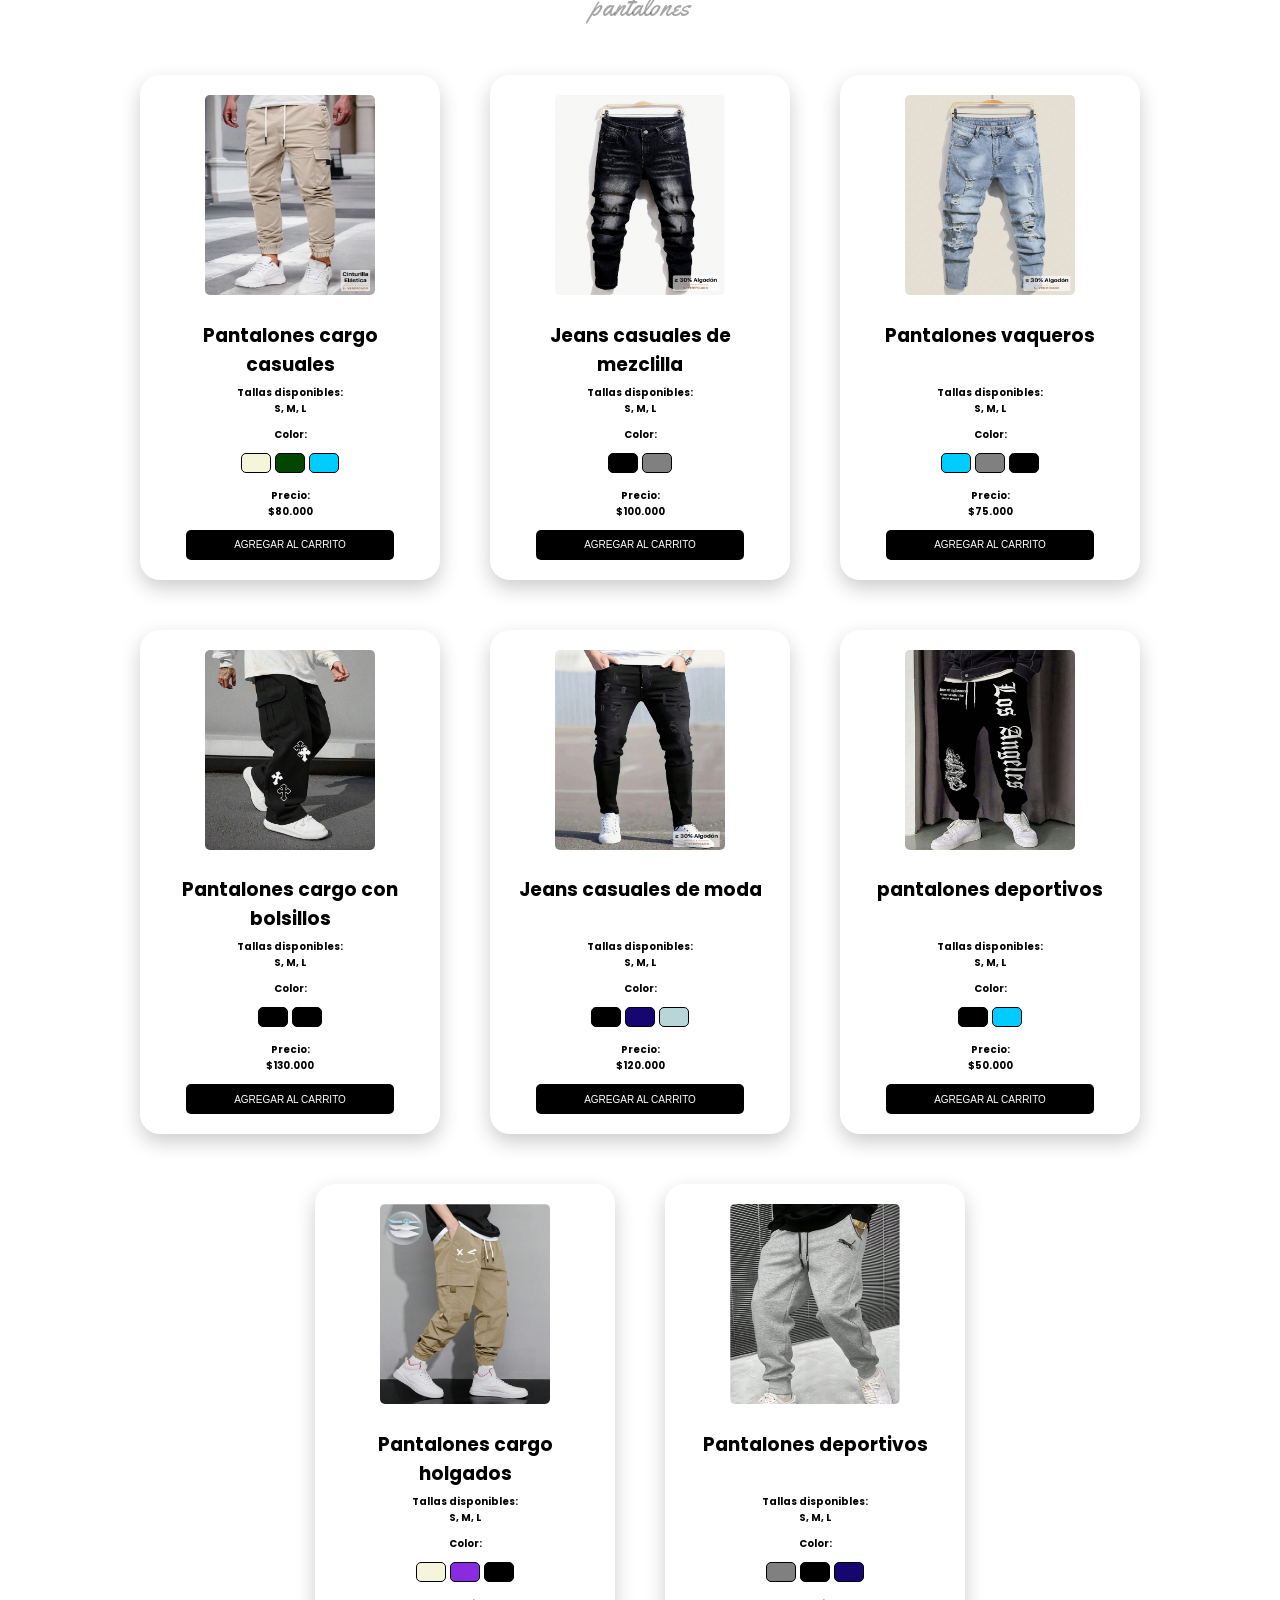
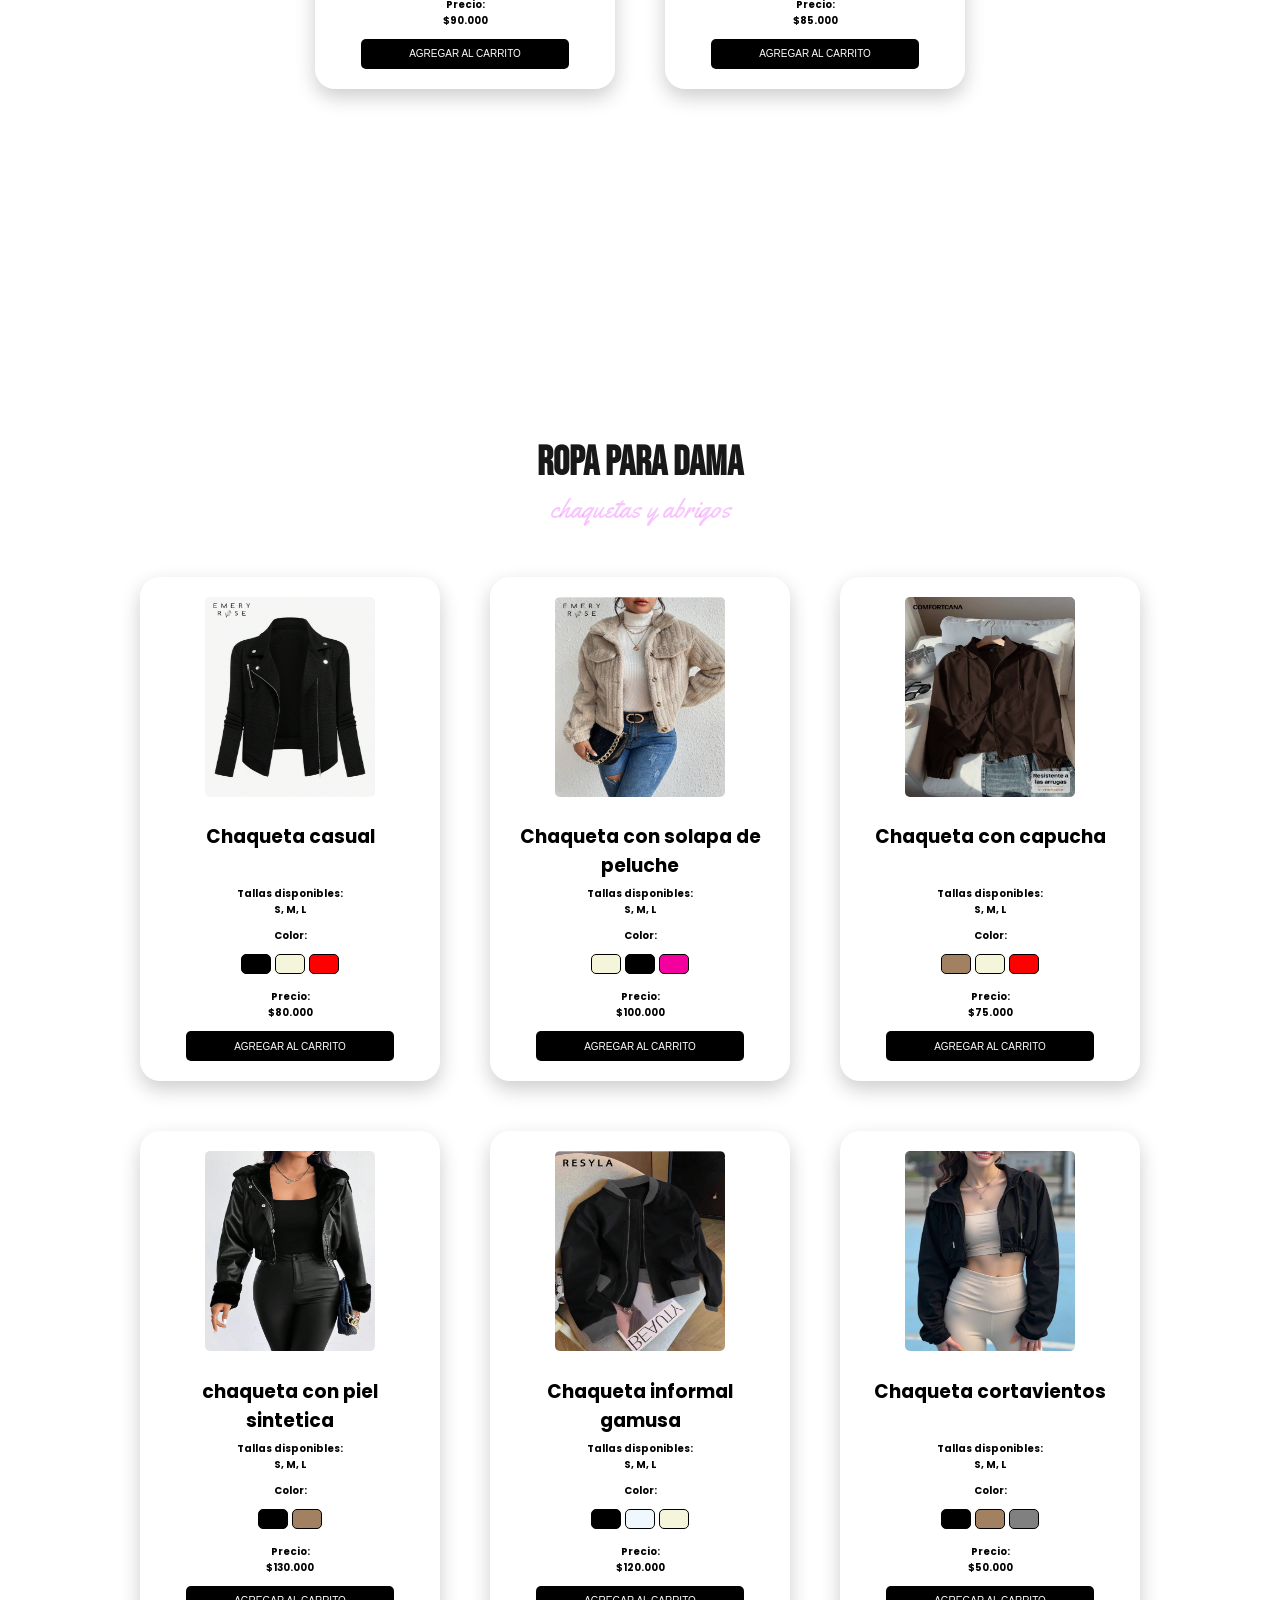
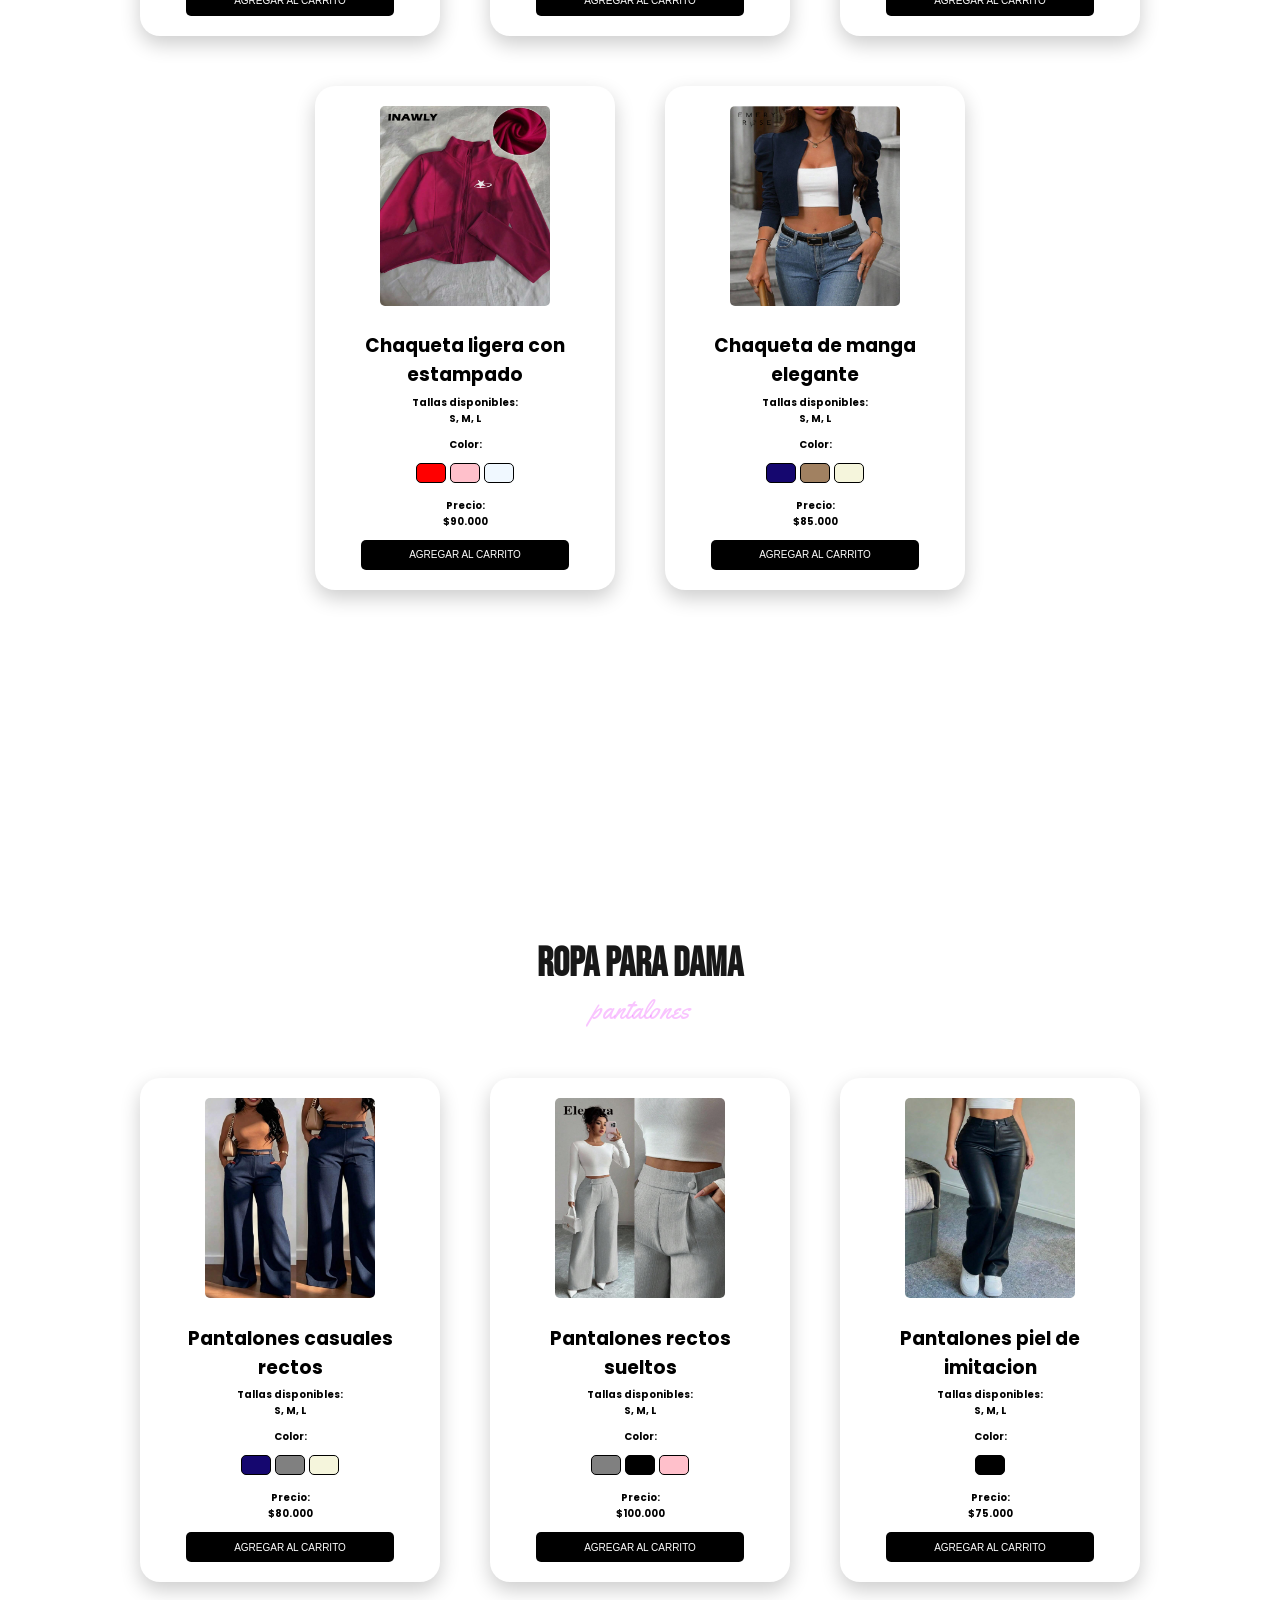
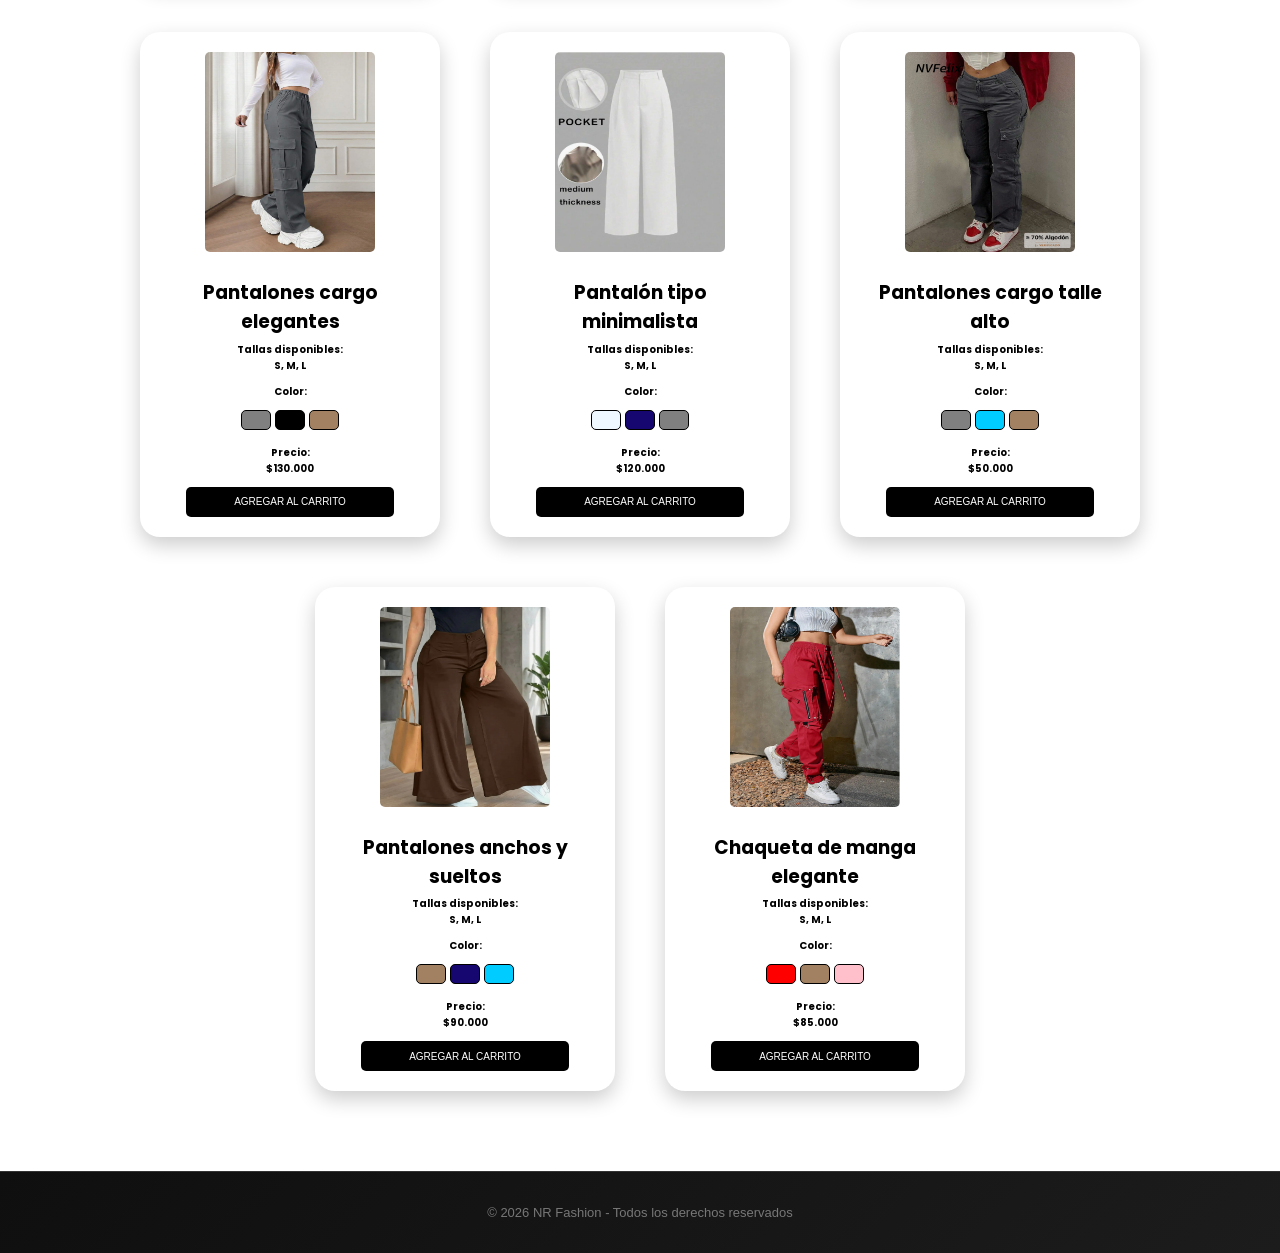
<file: apartados/Ropa.html>
<!doctype html>
<html lang="en">
  <head>
    <meta charset="UTF-8" />
    <meta name="viewport" content="width=device-width, initial-scale=1.0" />
    <link rel="stylesheet" href="../estilos.css" />
 <link rel="icon" type="image/png" href="../imagenes/faviconNRfashion.png">
    <!-- FUENTES -->
    <link rel="preconnect" href="https://fonts.googleapis.com" />
    <link rel="preconnect" href="https://fonts.gstatic.com" crossorigin />
    <link
      href="https://fonts.googleapis.com/css2?family=Bebas+Neue&display=swap"
      rel="stylesheet"
    />
    <link
      href="https://fonts.googleapis.com/css2?family=Poppins:wght@400;600&display=swap"
      rel="stylesheet"
    />

    <link
      href="https://fonts.googleapis.com/css2?family=Arvo:ital,wght@0,400;0,700;1,400;1,700&family=Bebas+Neue&display=swap"
      rel="stylesheet"
    />
    <link
      href="https://fonts.googleapis.com/css2?family=Yellowtail&display=swap"
      rel="stylesheet"
    />

    <meta
      name="description"
      content="Explora nuestra colección de ropa, accesorios y calzado para hombre y mujer. Moda moderna, calidad premium y estilo para cada ocasión."
    />
    <title>Nr Fashion</title>
  </head>

  <body>
    <header>
      <nav class="navegacion">
        <div class="imagen__nav">
          <img class="logo" src="../imagenes/logo.png" alt="" id="logo" />
        </div>

        <ul id="elementos">
          <li class="nav__item"><a href="../index.html">Inicio</a></li>
          <li class="nav__item"><a href="Accesorios.html">Accesorios</a>
          </li>
          <li class="nav__item">
            <a href="Zapatos.html">Zapatos</a>
          </li>
        </ul>

        <div>
          <div>
            <div>
              <ul>
                <li class="submenu">
                  <img src="../imagenes/cart.png" class="img-carrito" />
                  <div class="carrito">
                    <table class="lista-carrito">
                      <thead>
                        <tr>
                          <th>Imagen</th>
                          <th>Nombre</th>
                          <th>Precio</th>
                          <th class="Cantidad">Cantidad</th>
                          <th></th>
                        </tr>
                      </thead>
                      <tbody class="añadirProductosCarrito"></tbody>
                    </table>
                    <div class="contenedor-boton">
                      <button id="vaciar-carrito" class="button u-full-width">
                        Vaciar Carrito
                      </button>
                      <button id="enviar-whatsapp">Comprar por WhatsApp</button>
                      <p class="total-valor">
                        Total: $<span id="total-valor">0</span>
                      </p>
                    </div>
                  </div>
                </li>
              </ul>
            </div>
          </div>
        </div>
      </nav>
    </header>

    <section class="banner-principal">
      <div class="contenedor-banner">
        <img
          src="../imagenes/banner.png"
          class="banner"
          alt="Imagen principal"
        />

        <div class="texto-banner">
          <h2>
            WEAR CLOTHS FOR ALL<br />
            THAT MATTER
          </h2>
          <p>
            Discover The Perfect Jacket For Any Occasion. Crafted With The
            Premium Materials And Attention To Detail, Versatile Piece Will
            Elevate You Comfortable In Style.
          </p>
          <button class="boton-banner">Shop now</button>
        </div>
      </div>
    </section>
    <nav class="menu-categorias">
      <a href="#hombre-chaquetas" class="prendas-hombre">Chaquetas Hombre</a>
      <a href="#hombre-pantalones" class="prendas-hombre">Pantalones Hombre</a>
      <a href="#damas-chaquetas" class="prendas-dama">Chaquetas Mujer</a>
      <a href="#damas-pantalones" class="prendas-dama">Pantalones Mujer</a>
    </nav>
    <section class="catalogo-general">
      <div class="productos-ropa espacio">
        <div contenedor-seccion id="hombre-chaquetas">
          <h2 class="titulo-seccion">Ropa de caballero</h2>
          <p class="parrafo-seccion">chaquetas y abrigos</p>
        </div>

        <div class="productos espacioApartado">
          <div class="producto" data-precio="80000" data-id="9">
            <img class="prenda1" src="../imagenes/prenda9.png" alt="" />
            <h3 class="prendas">Abrigo largo con botones</h3>
            <p class="descripcion detalles">
              Tallas disponibles:<br />
              S, M, L
            </p>
            <p class="descripcion">Color:</p>
            <button
              class="colores color-azul-oscuro"
              data-img="../imagenes/prenda9.png"
              data-numerodelote="I-101"
            ></button>
            <button
              class="colores color-beige"
              data-img="../imagenes/prenda9beige.png"
              data-numerodelote="I-102"
            ></button>
            <button
              class="colores color-negro"
              data-img="../imagenes/prenda9negro.png"
              data-numerodelote="I-103"
            ></button>
            <p class="descripcion">Precio:<br />$80.000</p>
            <button class="agregar-a-carrito">AGREGAR AL CARRITO</button>
          </div>

          <div class="producto" data-precio="100000" data-id="10">
            <img
              class="prenda1"
              src="../imagenes/prenda10.png"
              alt=""

            />
            <h3 class="prendas">Campus Chaqueta casual</h3>
            <p class="descripcion detalles">
              Tallas disponibles:<br />
              S, M, L
            </p>
            <p class="descripcion">Color:</p>
            <button
              class="colores color-negro"
              data-img="../imagenes/prenda10.png"
              data-numerodelote="J-101"
            ></button>
            <button
              class="colores color-rojo"
              data-img="../imagenes/prenda10Roja.png"
              data-numerodelote="J-102"
            ></button>
            <button
              class="colores color-verdeOscuro"
              data-img="../imagenes/prenda10Verde.png"
              data-numerodelote="J-103"
            ></button>
            <p class="descripcion">Precio:<br />$100.000</p>
            <button class="agregar-a-carrito">AGREGAR AL CARRITO</button>
          </div>

          <div class="producto" data-precio="75000" data-id="11">
            <img class="prenda1" src="../imagenes/prenda11.png" alt="" />
            <h3 class="prendas">Chaqueta con capucha</h3>
            <p class="descripcion detalles">
              Tallas disponibles:<br />
              S, M, L
            </p>
            <p class="descripcion">Color:</p>
            <button
              class="colores color-negro"
              data-img="../imagenes/prenda11.png"
              data-numerodelote="K-101"
            ></button>
            <button
              class="colores color-blanco"
              data-img="../imagenes/prenda11blanca.png"
              data-numerodelote="K-102"
            ></button>

            <p class="descripcion">Precio:<br />$75.000</p>
            <button class="agregar-a-carrito">AGREGAR AL CARRITO</button>
          </div>

          <div class="producto" data-precio="130000" data-id="12">
            <img class="prenda1" src="../imagenes/prenda12.png" alt="" />
            <h3 class="prendas">Chaqueta cuello tortuga</h3>

            <p class="descripcion detalles">
              Tallas disponibles:<br />
              S, M, L
            </p>
            <p class="descripcion">Color:</p>
            <button
              class="colores color-azul"
              data-img="../imagenes/prenda12.png"
              data-numerodelote="L-101"
            ></button>
            <button
              class="colores color-verde"
              data-img="../imagenes/prenda12Verde.png"
              data-numerodelote="L-102"
            ></button>
            <button
              class="colores color-rojo"
              data-img="../imagenes/prenda12Rojo.png"
              data-numerodelote="L-103"
            ></button>
            <p class="descripcion">Precio:<br />$130.000</p>
            <button class="agregar-a-carrito">AGREGAR AL CARRITO</button>
          </div>

          <div class="producto" data-precio="120000" data-id="13">
            <img class="prenda1" src="../imagenes/prenda13.png" alt="" />
            <h3 class="prendas">Chaqueta casual vaquera</h3>

            <p class="descripcion detalles">
              Tallas disponibles:<br />
              S, M, L
            </p>
            <p class="descripcion">Color:</p>
            <button
              class="colores color-beige"
              data-img="../imagenes/prenda13.png"
              data-numerodelote="M-101"
            ></button>
            <button
              class="colores color-morado"
              data-img="../imagenes/prenda13Morado.png"
              data-numerodelote="M-102"
            ></button>
            <button
              class="colores color-naranja"
              data-img="../imagenes/prenda13Naranja.png"
              data-numerodelote="M-103"
            ></button>
            <p class="descripcion">Precio:<br />$120.000</p>
            <button class="agregar-a-carrito">AGREGAR AL CARRITO</button>
          </div>

          <div class="producto" data-precio="50000" data-id="14">
            <img class="prenda1" src="../imagenes/prenda14.png" alt="" />
            <h3 class="prendas">Chaqueta tipo deportiva</h3>

            <p class="descripcion detalles">
              Tallas disponibles:<br />
              S, M, L
            </p>
            <p class="descripcion">Color:</p>
            <button
              class="colores color-azulGrisaceo"
              data-img="../imagenes/prenda14.png"
              data-numerodelote="N-101"
            ></button>
            <button
              class="colores color-gris"
              data-img="../imagenes/prenda14Gris.png"
              data-numerodelote="N-102"
            ></button>
            <button
              class="colores color-verdeOscuro"
              data-img="../imagenes/prenda14Verde.png"
              data-numerodelote="N-103"
            ></button>
            <p class="descripcion">Precio:<br />$50.000</p>
            <button class="agregar-a-carrito">AGREGAR AL CARRITO</button>
          </div>

          <div class="producto" data-precio="90000" data-id="15">
            <img class="prenda1" src="../imagenes/prenda15.png" alt="" />
            <h3 class="prendas">Chaqueta tipo termica</h3>

            <p class="descripcion detalles">
              Tallas disponibles:<br />
              S, M, L
            </p>
            <p class="descripcion">Color:</p>
            <button
              class="colores color-blanco"
              data-img="../imagenes/prenda15.png"
              data-numerodelote="Ñ-101"
            ></button>
            <button
              class="colores color-negro"
              data-img="../imagenes/prenda15Negro.png"
              data-numerodelote="Ñ-102"
            ></button>

            <p class="descripcion">Precio:<br />$90.000</p>
            <button class="agregar-a-carrito">AGREGAR AL CARRITO</button>
          </div>

          <div class="producto" data-precio="85000" data-id="16">
            <img class="prenda1" src="../imagenes/prenda16.png" alt="" />
            <h3 class="prendas">Chaqueta cuero sintético</h3>

            <p class="descripcion detalles">
              Tallas disponibles:<br />
              S, M, L
            </p>
            <p class="descripcion">Color:</p>
            <button
              class="colores color-negro"
              data-img="../imagenes/prenda16.png"
              data-numerodelote="O-101"
            ></button>
            <button
              class="colores color-cafe"
              data-img="../imagenes/prenda16Cafe.png"
              data-numerodelote="O-102"
            ></button>

            <p class="descripcion">Precio:<br />$85.000</p>
            <button class="agregar-a-carrito">AGREGAR AL CARRITO</button>
          </div>

          <!-- SECCION PANTALONES PARA HOMBRE -->

          <div class="productos-ropa espacio-secciones">
            <h2 class="titulo-seccion" id="hombre-pantalones">Ropa de caballero</h2>
            <p class="parrafo-seccion">pantalones</p>

            <div class="productos espacioApartado">
              <div class="producto" data-precio="80000" data-id="17">
                <img class="prenda1" src="../imagenes/prenda17.png" alt="" />
                <h3 class="prendas">Pantalones cargo casuales</h3>
                <p class="descripcion detalles">
                  Tallas disponibles:<br />
                  S, M, L
                </p>
                <p class="descripcion">Color:</p>
                <button
                  class="colores color-beige"
                  data-img="../imagenes/prenda17.png"
                  data-numerodelote="P-101"
                ></button>
                <button
                  class="colores color-verdeOscuro"
                  data-img="../imagenes/prenda17Verde.png"
                  data-numerodelote="P-102"
                ></button>
                <button
                  class="colores color-azulclaro"
                  data-img="../imagenes/prenda17Azul.png"
                  data-numerodelote="P-103"
                ></button>
                <p class="descripcion">Precio:<br />$80.000</p>
                <button class="agregar-a-carrito">AGREGAR AL CARRITO</button>
              </div>

              <div class="producto" data-precio="100000" data-id="18">
                <img
                  class="prenda1"
                  src="../imagenes/prenda18.png"
                  alt=""
                />
                <h3 class="prendas">Jeans casuales de mezclilla</h3>
                <p class="descripcion detalles">
                  Tallas disponibles:<br />
                  S, M, L
                </p>
                <p class="descripcion">Color:</p>
                <button
                  class="colores color-negro"
                  data-img="../imagenes/prenda18.png"
                  data-numerodelote="Q-101"
                ></button>
                <button
                  class="colores color-gris"
                  data-img="../imagenes/prenda18Gris.png"
                  data-numerodelote="Q-102"
                ></button>
                <p class="descripcion">Precio:<br />$100.000</p>
                <button class="agregar-a-carrito">AGREGAR AL CARRITO</button>
              </div>

              <div class="producto" data-precio="75000" data-id="19">
                <img class="prenda1" src="../imagenes/prenda19.png" alt="" />
                <h3 class="prendas">Pantalones vaqueros</h3>
                <p class="descripcion detalles">
                  Tallas disponibles:<br />
                  S, M, L
                </p>
                <p class="descripcion">Color:</p>
                <button
                  class="colores color-azulclaro"
                  data-img="../imagenes/prenda19.png"
                  data-numerodelote="R-101"
                ></button>
                <button
                  class="colores color-gris"
                  data-img="../imagenes/prenda19Gris.png"
                  data-numerodelote="R-102"
                ></button>
                <button
                  class="colores negro"
                  data-img="../imagenes/prenda19Negra.png"
                  data-numero-de-lote="R-103"
                ></button>
                <p class="descripcion">Precio:<br />$75.000</p>
                <button class="agregar-a-carrito">AGREGAR AL CARRITO</button>
              </div>

              <div class="producto" data-precio="130000" data-id="20">
                <img class="prenda1" src="../imagenes/prenda20.png" alt="" />
                <h3 class="prendas">Pantalones cargo con bolsillos</h3>

                <p class="descripcion detalles">
                  Tallas disponibles:<br />
                  S, M, L
                </p>
                <p class="descripcion">Color:</p>
                <button
                  class="colores color-black"
                  data-img="../imagenes/prenda20.png"
                  data-numerodelote="S-101"
                ></button>
                <button
                  class="colores color-negro"
                  data-img="../imagenes/prenda20Negro.png"
                  data-numerodelote="S-102"
                ></button>

                <p class="descripcion">Precio:<br />$130.000</p>
                <button class="agregar-a-carrito">AGREGAR AL CARRITO</button>
              </div>

              <div class="producto" data-precio="120000" data-id="21">
                <img class="prenda1" src="../imagenes/prenda21.png" alt="" />
                <h3 class="prendas">Jeans casuales de moda</h3>

                <p class="descripcion detalles">
                  Tallas disponibles:<br />
                  S, M, L
                </p>
                <p class="descripcion">Color:</p>
                <button
                  class="colores color-negro"
                  data-img="../imagenes/prenda21.png"
                  data-numerodelote="T-101"
                ></button>
                <button
                  class="colores color-azul-oscuro"
                  data-img="../imagenes/prenda21Azuloscuro.png"
                  data-numerodelote="T-102"
                ></button>
                <button
                  class="colores color-azulGris"
                  data-img="../imagenes/prenda21Azul.png"
                  data-numerodelote="T-103"
                ></button>
                <p class="descripcion">Precio:<br />$120.000</p>
                <button class="agregar-a-carrito">AGREGAR AL CARRITO</button>
              </div>

              <div class="producto" data-precio="50000" data-id="22">
                <img class="prenda1" src="../imagenes/prenda22.png" alt="" />
                <h3 class="prendas">pantalones deportivos</h3>

                <p class="descripcion detalles">
                  Tallas disponibles:<br />
                  S, M, L
                </p>
                <p class="descripcion">Color:</p>
                <button
                  class="colores color-negro"
                  data-img="../imagenes/prenda22.png"
                  data-numerodelote="U-101"
                ></button>
                <button
                  class="colores color-azulclaro"
                  data-img="../imagenes/prenda22Azul.png"
                  data-numerodelote="U-102"
                ></button>

                <p class="descripcion">Precio:<br />$50.000</p>
                <button class="agregar-a-carrito">AGREGAR AL CARRITO</button>
              </div>

              <div class="producto" data-precio="90000" data-id="23">
                <img class="prenda1" src="../imagenes/prenda23.png" alt="" />
                <h3 class="prendas">Pantalones cargo holgados</h3>

                <p class="descripcion detalles">
                  Tallas disponibles:<br />
                  S, M, L
                </p>
                <p class="descripcion">Color:</p>
                <button
                  class="colores color-beige"
                  data-img="../imagenes/prenda23.png"
                  data-numerodelote="V-101"
                ></button>
                <button
                  class="colores color-morado"
                  data-img="../imagenes/prenda23Morado.png"
                  data-numerodelote="V-102"
                ></button>
                <button
                  class="colores color-negro"
                  data-img="../imagenes/prenda23Negro.png"
                  data-numerodelote="V-103"
                ></button>
                <p class="descripcion">Precio:<br />$90.000</p>
                <button class="agregar-a-carrito">AGREGAR AL CARRITO</button>
              </div>

              <div class="producto" data-precio="85000" data-id="24">
                <img class="prenda1" src="../imagenes/prenda24.png" alt="" />
                <h3 class="prendas">Pantalones deportivos</h3>

                <p class="descripcion detalles">
                  Tallas disponibles:<br />
                  S, M, L
                </p>
                <p class="descripcion">Color:</p>
                <button
                  class="colores color-gris"
                  data-img="../imagenes/prenda24.png"
                  data-numerodelote="W-101"
                ></button>
                <button
                  class="colores color-negro"
                  data-img="../imagenes/prenda24Negro.png"
                  data-numerodelote="W-102"
                ></button>
                <button
                  class="colores color-azul-oscuro"
                  data-img="../imagenes/prenda24Azul.png"
                  data-numerodelote="W-103"
                ></button>
                <p class="descripcion">Precio:<br />$85.000</p>
                <button class="agregar-a-carrito">AGREGAR AL CARRITO</button>
              </div>
            </div>
          </div>

          <!-- SECCION ABRIGOS Y CHAQUETAS PARA DAMA-->

          <div class="productos-ropa espacio-secciones">
            <h2 class="titulo-seccion" id="damas-chaquetas">Ropa para dama</h2>
            <p class="parrafo-seccion parrafo-damas">chaquetas y abrigos</p>

            <div class="productos espacioApartado">
              <div class="producto" data-precio="80000" data-id="25">
                <img class="prenda1" src="../imagenes/prenda25.png" alt="" />
                <h3 class="prendas">Chaqueta casual</h3>
                <p class="descripcion detalles">
                  Tallas disponibles:<br />
                  S, M, L
                </p>
                <p class="descripcion">Color:</p>
                <button
                  class="colores color-negro"
                  data-img="../imagenes/prenda25.png"
                  data-numerodelote="X-101"
                ></button>
                <button
                  class="colores color-beige"
                  data-img="../imagenes/prenda25beige.png"
                  data-numerodelote="X-102"
                ></button>
                <button
                  class="colores color-rojo"
                  data-img="../imagenes/prenda25Rojo.png"
                  data-numerodelote="X-103"
                ></button>
                <p class="descripcion">Precio:<br />$80.000</p>
                <button class="agregar-a-carrito">AGREGAR AL CARRITO</button>
              </div>

              <div class="producto" data-precio="100000" data-id="26">
                <img
                  class="prenda1"
                  src="../imagenes/prenda26.png"
                  alt=""
                />
                <h3 class="prendas">Chaqueta con solapa de peluche</h3>
                <p class="descripcion detalles">
                  Tallas disponibles:<br />
                  S, M, L
                </p>
                <p class="descripcion">Color:</p>
                <button
                  class="colores color-beige"
                  data-img="../imagenes/prenda26.png"
                  data-numerodelote="Y-101"
                ></button>
                <button
                  class="colores color-negro"
                  data-img="../imagenes/prenda26Negro.png"
                  data-numerodelote="Y-102"
                ></button>
                <button
                  class="colores color-rosa"
                  data-img="../imagenes/prenda26Rosado.png"
                  data-numerodelote="Y-102"
                ></button>
                <p class="descripcion">Precio:<br />$100.000</p>
                <button class="agregar-a-carrito">AGREGAR AL CARRITO</button>
              </div>

              <div class="producto" data-precio="75000" data-id="27">
                <img class="prenda1" src="../imagenes/prenda27.png" alt="" />
                <h3 class="prendas">Chaqueta con capucha</h3>
                <p class="descripcion detalles">
                  Tallas disponibles:<br />
                  S, M, L
                </p>
                <p class="descripcion">Color:</p>
                <button
                  class="colores color-cafe"
                  data-img="../imagenes/prenda27.png"
                  data-numerodelote="Z-101"
                ></button>
                <button
                  class="colores color-beige"
                  data-img="../imagenes/prenda27beige.png"
                  data-numerodelote="Z-102"
                ></button>
                <button
                  class="colores color-rojo"
                  data-img="../imagenes/prenda27Rojo.png"
                  data-numero-de-lote="Z-103"
                ></button>
                <p class="descripcion">Precio:<br />$75.000</p>
                <button class="agregar-a-carrito">AGREGAR AL CARRITO</button>
              </div>

              <div class="producto" data-precio="130000" data-id="28">
                <img class="prenda1" src="../imagenes/prenda28.png" alt="" />
                <h3 class="prendas">chaqueta con piel sintetica</h3>

                <p class="descripcion detalles">
                  Tallas disponibles:<br />
                  S, M, L
                </p>
                <p class="descripcion">Color:</p>
                <button
                  class="colores color-black"
                  data-img="../imagenes/prenda28.png"
                  data-numerodelote="AA-101"
                ></button>
                <button
                  class="colores color-cafe"
                  data-img="../imagenes/prenda28Cafe.png"
                  data-numerodelote="AA-102"
                ></button>

                <p class="descripcion">Precio:<br />$130.000</p>
                <button class="agregar-a-carrito">AGREGAR AL CARRITO</button>
              </div>

              <div class="producto" data-precio="120000" data-id="29">
                <img class="prenda1" src="../imagenes/prenda29.png" alt="" />
                <h3 class="prendas">Chaqueta informal gamusa</h3>

                <p class="descripcion detalles">
                  Tallas disponibles:<br />
                  S, M, L
                </p>
                <p class="descripcion">Color:</p>
                <button
                  class="colores color-negro"
                  data-img="../imagenes/prenda29.png"
                  data-numerodelote="AB-101"
                ></button>
                <button
                  class="colores color-blanco"
                  data-img="../imagenes/prenda29Blanco.png"
                  data-numerodelote="AB-102"
                ></button>
                <button
                  class="colores color-beige"
                  data-img="../imagenes/prenda29beige.png"
                  data-numerodelote="AB-103"
                ></button>
                <p class="descripcion">Precio:<br />$120.000</p>
                <button class="agregar-a-carrito">AGREGAR AL CARRITO</button>
              </div>

              <div class="producto" data-precio="50000" data-id="30">
                <img class="prenda1" src="../imagenes/prenda30.png" alt="" />
                <h3 class="prendas">Chaqueta cortavientos</h3>

                <p class="descripcion detalles">
                  Tallas disponibles:<br />
                  S, M, L
                </p>
                <p class="descripcion">Color:</p>
                <button
                  class="colores color-negro"
                  data-img="../imagenes/prenda30.png"
                  data-numerodelote="AC-101"
                ></button>
                <button
                  class="colores color-cafe"
                  data-img="../imagenes/prenda30Cafe.png"
                  data-numerodelote="AC-102"
                ></button>
                <button
                  class="colores color-gris"
                  data-img="../imagenes/prenda30Gris.png"
                  data-numerodelote="AC-102"
                ></button>
                <p class="descripcion">Precio:<br />$50.000</p>
                <button class="agregar-a-carrito">AGREGAR AL CARRITO</button>
              </div>

              <div class="producto" data-precio="90000" data-id="31">
                <img class="prenda1" src="../imagenes/prenda31.png" alt="" />
                <h3 class="prendas">Chaqueta ligera con estampado</h3>

                <p class="descripcion detalles">
                  Tallas disponibles:<br />
                  S, M, L
                </p>
                <p class="descripcion">Color:</p>
                <button
                  class="colores color-rojo"
                  data-img="../imagenes/prenda31.png"
                  data-numerodelote="AD-101"
                ></button>
                <button
                  class="colores color-pink"
                  data-img="../imagenes/prenda31Rosado.png"
                  data-numerodelote="AD-102"
                ></button>
                <button
                  class="colores color-blanco"
                  data-img="../imagenes/prenda31Blanco.png"
                  data-numerodelote="AD-103"
                ></button>
                <p class="descripcion">Precio:<br />$90.000</p>
                <button class="agregar-a-carrito">AGREGAR AL CARRITO</button>
              </div>

              <div class="producto" data-precio="85000" data-id="32">
                <img class="prenda1" src="../imagenes/prenda32.png" alt="" />
                <h3 class="prendas">Chaqueta de manga elegante</h3>

                <p class="descripcion detalles">
                  Tallas disponibles:<br />
                  S, M, L
                </p>
                <p class="descripcion">Color:</p>
                <button
                  class="colores color-azul-oscuro"
                  data-img="../imagenes/prenda32.png"
                  data-numerodelote="AE-101"
                ></button>
                <button
                  class="colores color-cafe"
                  data-img="../imagenes/prenda32Cafe.png"
                  data-numerodelote="AE-102"
                ></button>
                <button
                  class="colores color-beige"
                  data-img="../imagenes/prenda32beige.png"
                  data-numerodelote="AE-103"
                ></button>
                <p class="descripcion">Precio:<br />$85.000</p>
                <button class="agregar-a-carrito">AGREGAR AL CARRITO</button>
              </div>
            </div>
          </div>

          <!-- SECCION PANTALONES PARA DAMA-->

          <div class="productos-ropa espacio-secciones">
            <h2 class="titulo-seccion" id="damas-pantalones">Ropa para dama</h2>
            <p class="parrafo-seccion parrafo-damas">pantalones</p>

            <div class="productos espacioApartado">
              <div class="producto" data-precio="80000" data-id="33">
                <img class="prenda1" src="../imagenes/prenda33.png" alt="" />
                <h3 class="prendas">Pantalones casuales rectos</h3>
                <p class="descripcion detalles">
                  Tallas disponibles:<br />
                  S, M, L
                </p>
                <p class="descripcion">Color:</p>
                <button
                  class="colores color-azul-oscuro"
                  data-img="../imagenes/prenda33.png"
                  data-numerodelote="AF-101"
                ></button>
                <button
                  class="colores color-gris"
                  data-img="../imagenes/prenda33Gris.png"
                  data-numerodelote="AF-102"
                ></button>
                <button
                  class="colores color-beige"
                  data-img="../imagenes/prenda33beige.png"
                  data-numerodelote="AF-103"
                ></button>
                <p class="descripcion">Precio:<br />$80.000</p>
                <button class="agregar-a-carrito">AGREGAR AL CARRITO</button>
              </div>

              <div class="producto" data-precio="100000" data-id="34">
                <img class="prenda1" src="../imagenes/prenda34.png" alt="" />
                <h3 class="prendas">Pantalones rectos sueltos</h3>
                <p class="descripcion detalles">
                  Tallas disponibles:<br />
                  S, M, L
                </p>
                <p class="descripcion">Color:</p>
                <button
                  class="colores color-gris"
                  data-img="../imagenes/prenda34.png"
                  data-numerodelote="AG-101"
                ></button>
                <button
                  class="colores color-negro"
                  data-img="../imagenes/prenda34Negro.png"
                  data-numerodelote="AG-102"
                ></button>
                <button
                  class="colores color-pink"
                  data-img="../imagenes/prenda34Rosado.png"
                  data-numerodelote="AG-102"
                ></button>
                <p class="descripcion">Precio:<br />$100.000</p>
                <button class="agregar-a-carrito">AGREGAR AL CARRITO</button>
              </div>

              <div class="producto" data-precio="75000" data-id="35">
                <img class="prenda1" src="../imagenes/prenda35.png" alt="" />
                <h3 class="prendas">Pantalones piel de imitacion</h3>
                <p class="descripcion detalles">
                  Tallas disponibles:<br />
                  S, M, L
                </p>
                <p class="descripcion">Color:</p>
                <button
                  class="colores color-negro"
                  data-img="../imagenes/prenda35.png"
                  data-numerodelote="AH-101"
                ></button>

                <p class="descripcion">Precio:<br />$75.000</p>
                <button class="agregar-a-carrito">AGREGAR AL CARRITO</button>
              </div>

              <div class="producto" data-precio="130000" data-id="36">
                <img class="prenda1" src="../imagenes/prenda36.png" alt="" />
                <h3 class="prendas">Pantalones cargo elegantes</h3>

                <p class="descripcion detalles">
                  Tallas disponibles:<br />
                  S, M, L
                </p>
                <p class="descripcion">Color:</p>
                <button
                  class="colores color-gris"
                  data-img="../imagenes/prenda36.png"
                  data-numerodelote="AI-101"
                ></button>
                <button
                  class="colores color-negro"
                  data-img="../imagenes/prenda36Negro.png"
                  data-numerodelote="AI-102"
                ></button>
                <button
                  class="colores color-cafe"
                  data-img="../imagenes/prenda36Cafe.png"
                  data-numerodelote="AI-102"
                ></button>
                <p class="descripcion">Precio:<br />$130.000</p>
                <button class="agregar-a-carrito">AGREGAR AL CARRITO</button>
              </div>

              <div class="producto" data-precio="120000" data-id="37">
                <img class="prenda1" src="../imagenes/prenda37.png" alt="" />
                <h3 class="prendas">Pantalón tipo minimalista</h3>

                <p class="descripcion detalles">
                  Tallas disponibles:<br />
                  S, M, L
                </p>
                <p class="descripcion">Color:</p>
                <button
                  class="colores color-blanco"
                  data-img="../imagenes/prenda37.png"
                  data-numerodelote="AJ-101"
                ></button>
                <button
                  class="colores color-azul-oscuro"
                  data-img="../imagenes/prenda37Azul.png"
                  data-numerodelote="AJ-102"
                ></button>
                <button
                  class="colores color-gris"
                  data-img="../imagenes/prenda37Gris.png"
                  data-numerodelote="AJ-103"
                ></button>
                <p class="descripcion">Precio:<br />$120.000</p>
                <button class="agregar-a-carrito">AGREGAR AL CARRITO</button>
              </div>

              <div class="producto" data-precio="50000" data-id="38">
                <img class="prenda1" src="../imagenes/prenda38.png" alt="" />
                <h3 class="prendas">Pantalones cargo talle alto</h3>

                <p class="descripcion detalles">
                  Tallas disponibles:<br />
                  S, M, L
                </p>
                <p class="descripcion">Color:</p>
                <button
                  class="colores color-gris"
                  data-img="../imagenes/prenda38.png"
                  data-numerodelote="AK-101"
                ></button>
                <button
                  class="colores color-azulclaro"
                  data-img="../imagenes/prenda38Grisclaro.png"
                  data-numerodelote="AK-102"
                ></button>
                <button
                  class="colores color-cafe"
                  data-img="../imagenes/prenda38Cafe.png"
                  data-numerodelote="AK-102"
                ></button>
                <p class="descripcion">Precio:<br />$50.000</p>
                <button class="agregar-a-carrito">AGREGAR AL CARRITO</button>
              </div>

              <div class="producto" data-precio="90000" data-id="39">
                <img class="prenda1" src="../imagenes/prenda39.png" alt="" />
                <h3 class="prendas">Pantalones anchos y sueltos</h3>

                <p class="descripcion detalles">
                  Tallas disponibles:<br />
                  S, M, L
                </p>
                <p class="descripcion">Color:</p>
                <button
                  class="colores color-cafe"
                  data-img="../imagenes/prenda39.png"
                  data-numerodelote="AL-101"
                ></button>
                <button
                  class="colores color-azul-oscuro"
                  data-img="../imagenes/prenda39Azul.png"
                  data-numerodelote="AL-102"
                ></button>
                <button
                  class="colores color-azulclaro"
                  data-img="../imagenes/prenda39Azulclaro.png"
                  data-numerodelote="AL-103"
                ></button>
                <p class="descripcion">Precio:<br />$90.000</p>
                <button class="agregar-a-carrito">AGREGAR AL CARRITO</button>
              </div>

              <div class="producto" data-precio="85000" data-id="40">
                <img class="prenda1" src="../imagenes/prenda40.png" alt="" />
                <h3 class="prendas">Chaqueta de manga elegante</h3>

                <p class="descripcion detalles">
                  Tallas disponibles:<br />
                  S, M, L
                </p>
                <p class="descripcion">Color:</p>
                <button
                  class="colores color-rojo"
                  data-img="../imagenes/prenda40.png"
                  data-numerodelote="AM-101"
                ></button>
                <button
                  class="colores color-cafe"
                  data-img="../imagenes/prenda40Blanco.png"
                  data-numerodelote="AM-102"
                ></button>
                <button
                  class="colores color-pink"
                  data-img="../imagenes/prenda40Rosado.png"
                  data-numerodelote="AM-103"
                ></button>
                <p class="descripcion">Precio:<br />$85.000</p>
                <button class="agregar-a-carrito">AGREGAR AL CARRITO</button>
              </div>
            </div>
          </div>
          <!-- SEGUIR IMPLEMENTANDO SECCIONES AQUI DENTRO -->
        </div>
      </div>
    </section>

    <footer class="footer">
      <div class="footer-contenedor">
        <!-- Logo / Info -->
        <div class="footer-box">
          <h2>NR Fashion</h2>
          <p>
            Moda moderna y accesible para todos. Encuentra estilo, comodidad y
            calidad en un solo lugar.
          </p>
        </div>

        <!-- Ayuda -->
        <div class="footer-box">
          <h3>Ayuda</h3>
          <a href="#">Preguntas frecuentes</a>
          <a href="#">Envíos</a>
          <a href="#">Devoluciones</a>
          <a href="#">Soporte</a>
        </div>

        <!-- Redes -->
      <div class="social-links footer-box">
         <h3>Síguenos</h3>
    <a href="https://www.instagram.com/tu_usuario" target="_blank" rel="noopener noreferrer">
      <img class="img-footer" src="../imagenes/instagram.png" alt="Instagram">
    </a>
    
    <a href="https://www.tiktok.com/@tu_usuario" target="_blank" rel="noopener noreferrer">
      <img class="img-footer"   src="../imagenes/tiktok.png" alt="TikTok">
    </a>
    
    <a href="https://www.facebook.com/tu_pagina" target="_blank" rel="noopener noreferrer">
      <img class="img-footer"   src="../imagenes/facebook.png" alt="Facebook">
    </a>
  </div>
</div>
      </div>


      <div class="footer-copyright">
        <p>© 2026 NR Fashion - Todos los derechos reservados</p>
      </div>
    </footer>

    <script src="../js/logicaCarrito.js"></script>
    <script src="../js/Productos.js"></script>
    <script src="../js/footer.js"></script>
  </body>
</html>
</file>
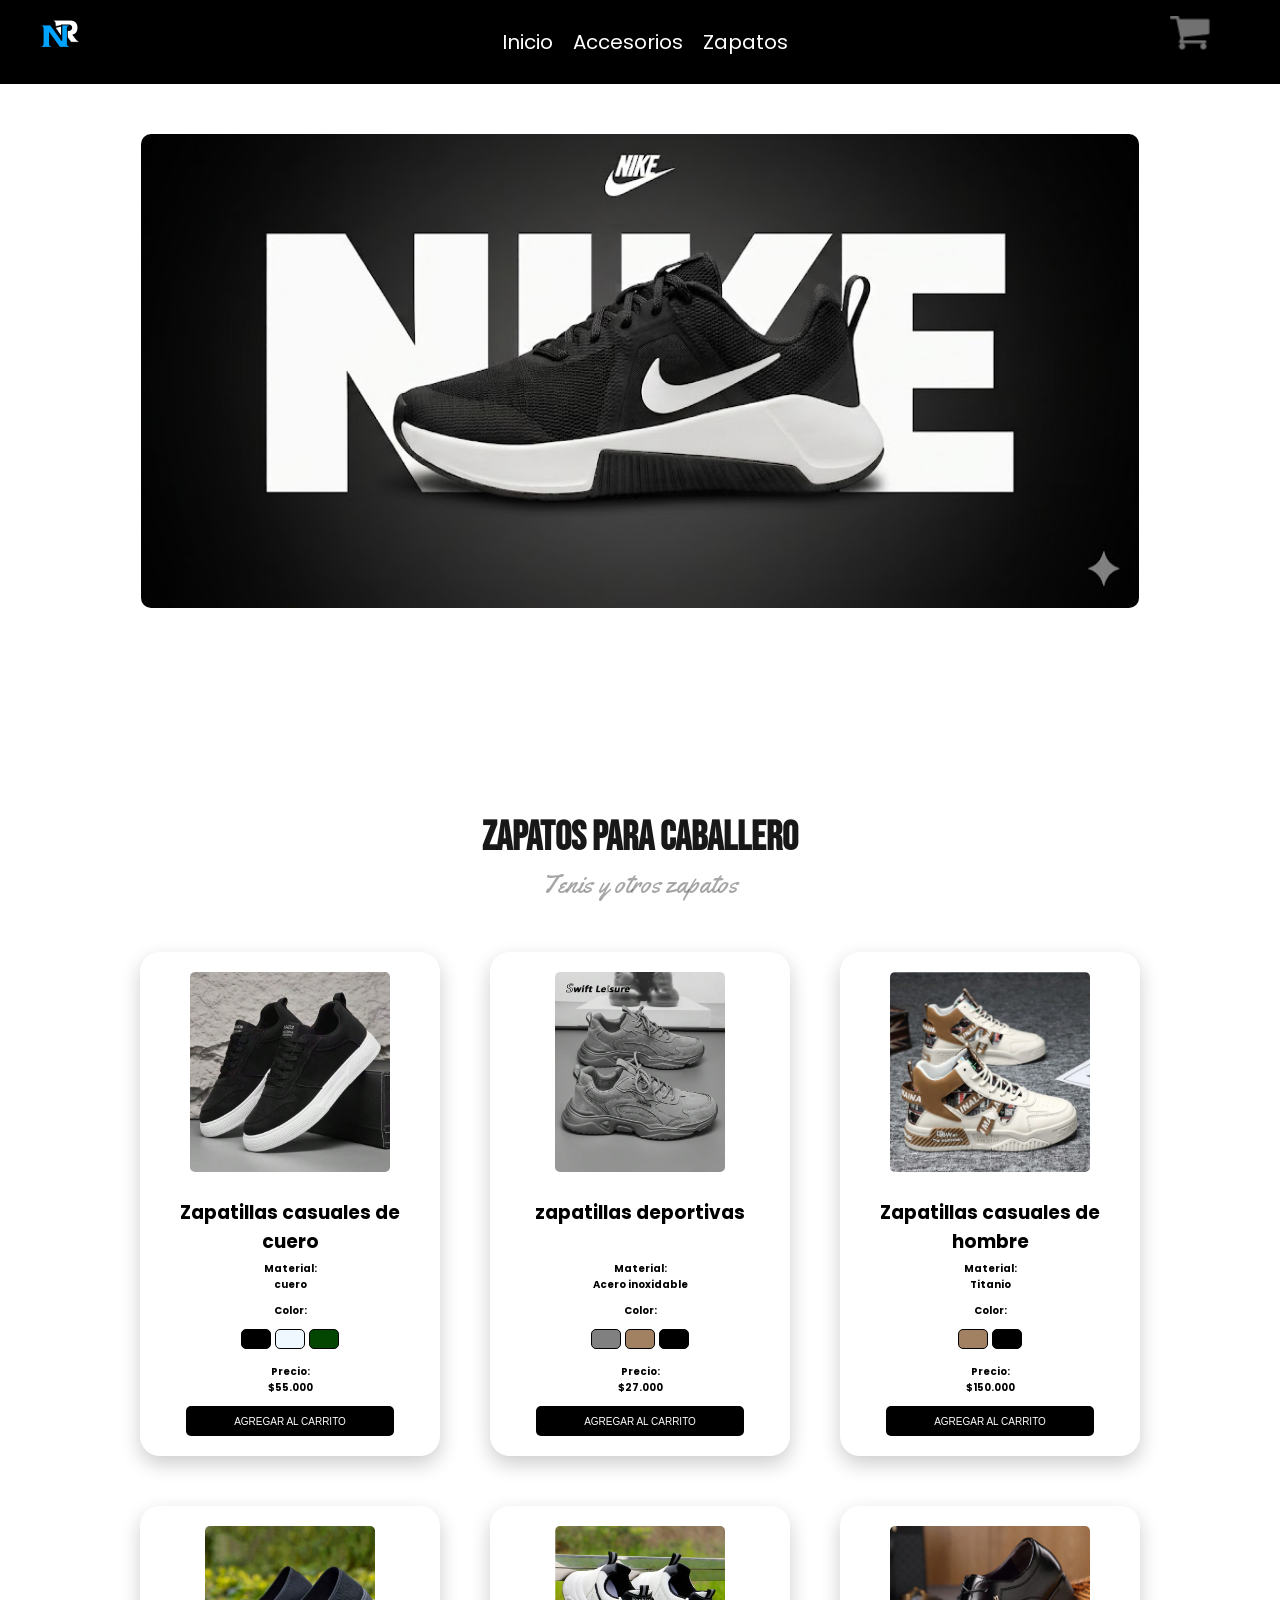
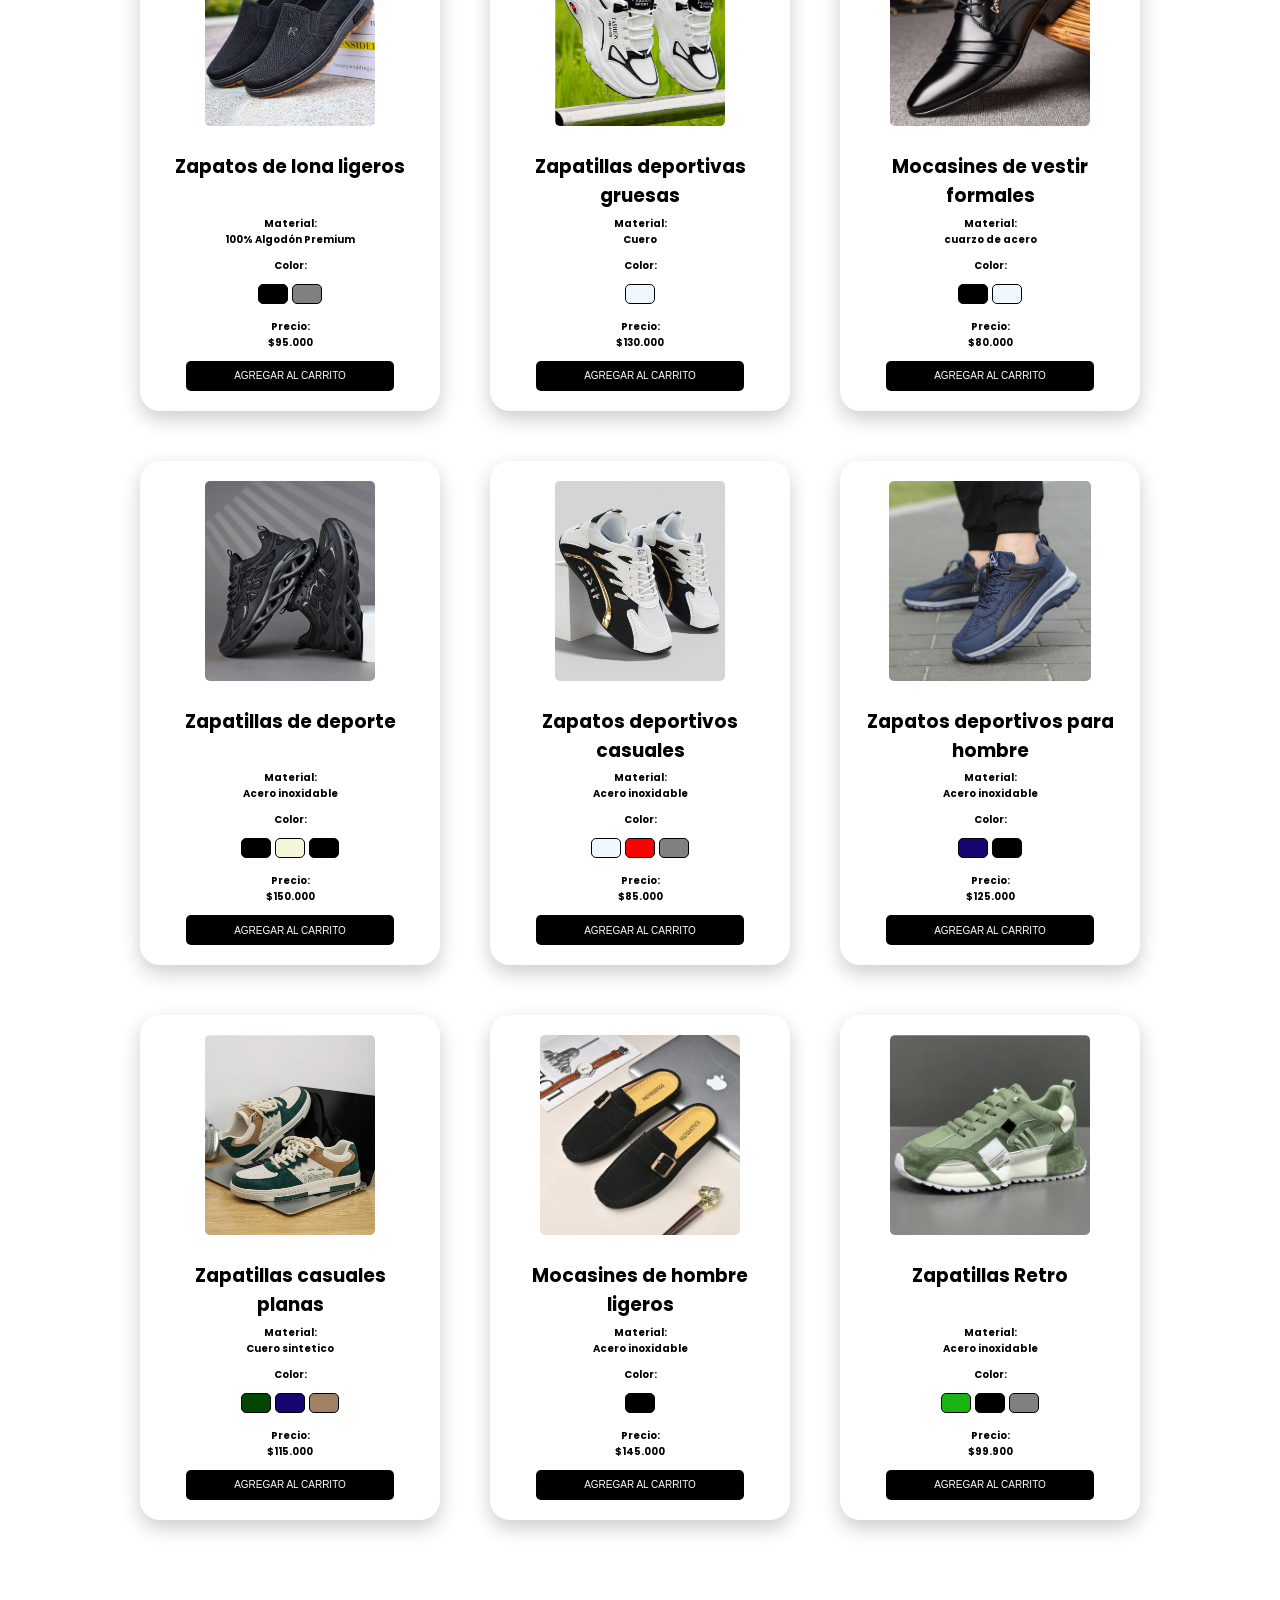
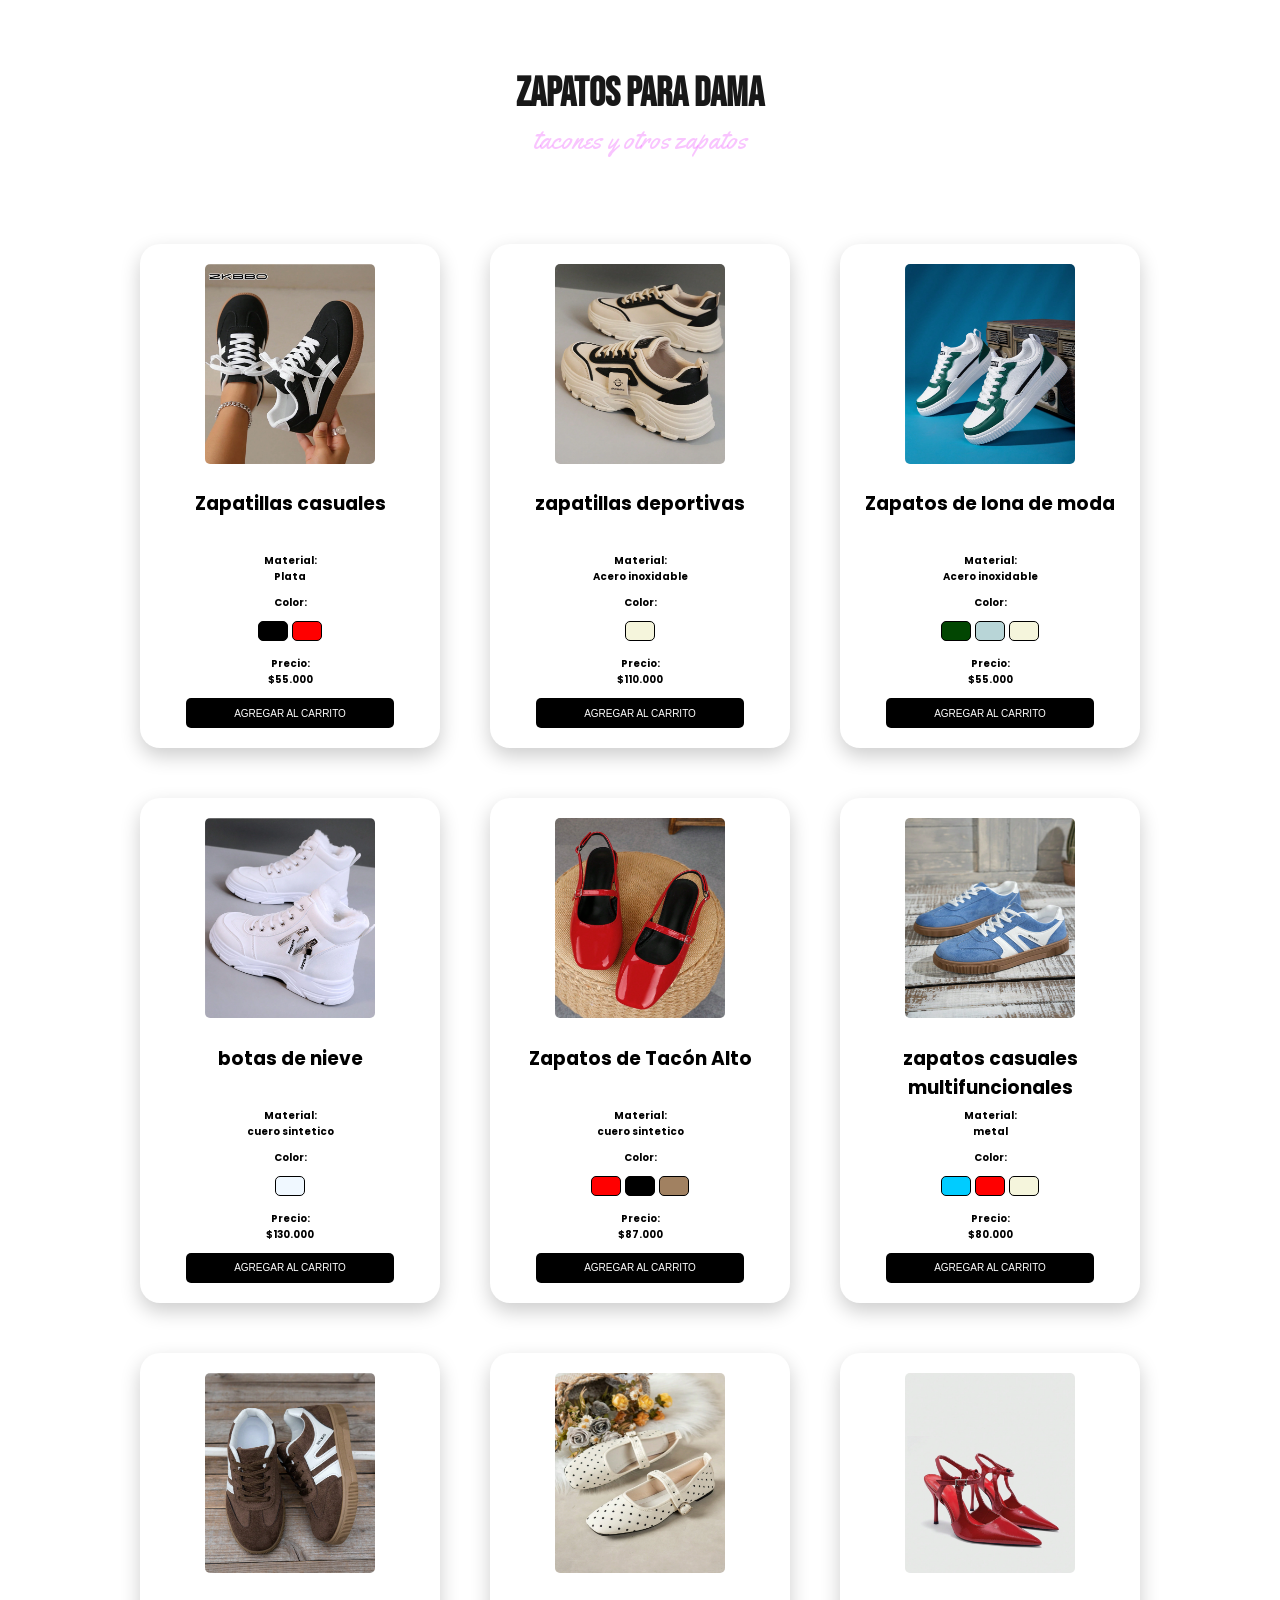
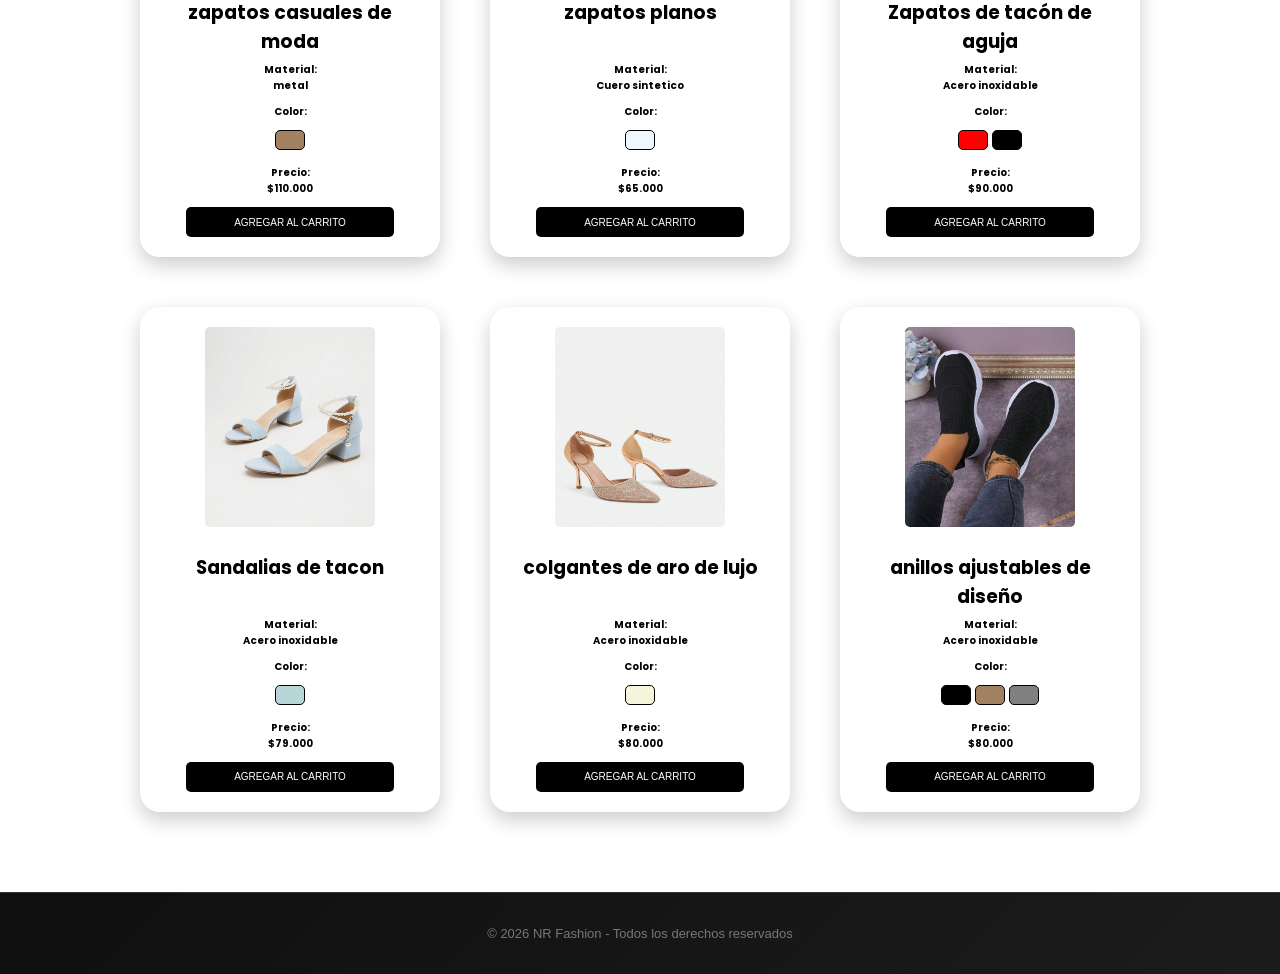
<file: apartados/Zapatos.html>
<!doctype html>
<html lang="en">
  <head>
    <meta charset="UTF-8" />
    <meta name="viewport" content="width=device-width, initial-scale=1.0" />
    <link rel="stylesheet" href="../estilos.css" />
    <link rel="icon" type="image/png" href="../imagenes/faviconNRfashion.png" />

    <link rel="preconnect" href="https://fonts.googleapis.com" />
    <link rel="preconnect" href="https://fonts.gstatic.com" crossorigin />
    <link
      href="https://fonts.googleapis.com/css2?family=Bebas+Neue&display=swap"
      rel="stylesheet"
    />
    <link
      href="https://fonts.googleapis.com/css2?family=Poppins:wght@400;600&display=swap"
      rel="stylesheet"
    />

    <link
      href="https://fonts.googleapis.com/css2?family=Arvo:ital,wght@0,400;0,700;1,400;1,700&family=Bebas+Neue&display=swap"
      rel="stylesheet"
    />
    <link
      href="https://fonts.googleapis.com/css2?family=Yellowtail&display=swap"
      rel="stylesheet"
    />

    <meta
      name="description"
      content="Explora nuestra colección de ropa, accesorios y calzado para hombre y mujer. Moda moderna, calidad premium y estilo para cada ocasión."
    />

    <title>Nr Fashion</title>
  </head>

  <body>
    <header>
      <nav class="navegacion">
        <div class="imagen__nav">
          <img class="logo" src="../imagenes/logo.png" alt="" />
        </div>

        <ul id="elementos">
          <li class="nav__item"><a href="../index.html">Inicio</a></li>
          <li class="nav__item"><a href="Accesorios.html">Accesorios</a></li>
          <li class="nav__item"><a href="Zapatos.html">Zapatos</a></li>
        </ul>

        <div>
          <div>
            <div>
              <ul>
                <li class="submenu">
                  <img src="../imagenes/cart.png" class="img-carrito" />
                  <div class="carrito">
                    <table class="lista-carrito">
                      <thead>
                        <tr>
                          <th>Imagen</th>
                          <th>Nombre</th>
                          <th>Precio</th>
                          <th class="Cantidad">Cantidad</th>
                          <th></th>
                        </tr>
                      </thead>
                      <tbody class="añadirProductosCarrito"></tbody>
                    </table>
                    <div class="contenedor-boton">
                      <button id="vaciar-carrito" class="button u-full-width">
                        Vaciar Carrito
                      </button><br>
                      <button id="enviar-whatsapp">Comprar por WhatsApp</button>
                      <p class="total-valor">
                        Total: $<span id="total-valor">0</span>
                      </p>
                    </div>
                  </div>
                </li>
              </ul>
            </div>
          </div>
        </div>
      </nav>
    </header>

    <section class="banner-secundario">
      <div class="contenedor-banner2 slider-box">
        <ul>
          <li>
            <img
              src="../imagenes/zapatosbanner.jpg"
              class="banner2"
              alt="Imagen publicitaria accesorios"
            />
          </li>

          <li>
            <img
              src="../imagenes/zapatosazulesbanner.png"
              class="banner2"
              alt="Imagen publicitaria accesorios"
            />
          </li>
          <li>
            <img
              src="../imagenes/zapatosmoradosbanner.png"
              class="banner2"
              alt="Imagen publicitaria accesorios"
            />
          </li>
        </ul>
      </div>
    </section>

    <section class="catalogo-general">
      <div class="productos-ropa espacio">
        <div class="contenedor-seccion">
          <h2 class="titulo-seccion">zapatos para caballero</h2>
          <p class="parrafo-seccion">Tenis y otros zapatos</p>
        </div>

        <div class="productos espacioApartado">
          <div class="producto" data-precio="55000" data-id="65">
            <img class="prenda1" src="../imagenes/zapatoscasuales.png" alt="" />
            <h3 class="prendas">Zapatillas casuales de cuero</h3>
            <p class="descripcion detalles">Material:<br />cuero</p>
            <p class="descripcion">Color:</p>
            <button
              class="colores color-negro"
              data-img="../imagenes/zapatoscasuales.png"
              data-numerodelote="BK-101"
            ></button>
            <button
              class="colores color-blanco"
              data-img="../imagenes/zapatoscasualesblancos.png"
              data-numerodelote="BK-102"
            ></button>
            <button
              class="colores color-verdeOscuro"
              data-img="../imagenes/zapatoscasualesverdes.png"
              data-numerodelote="BK-103"
            ></button>
            <p class="descripcion">Precio:<br />$55.000</p>
            <button class="agregar-a-carrito">AGREGAR AL CARRITO</button>
          </div>

          <div class="producto" data-precio="27000" data-id="66">
            <img class="prenda1" src="../imagenes/zapatosdecorrer.png" alt="" />
            <h3 class="prendas">zapatillas deportivas</h3>
            <p class="descripcion detalles">Material:<br />Acero inoxidable</p>
            <p class="descripcion">Color:</p>
            <button
              class="colores color-gris"
              data-img="../imagenes/zapatosdecorrer.png"
              data-numerodelote="BL-101"
            ></button>
            <button
              class="colores color-cafe"
              data-img="../imagenes/zapatosdecorrercafes.png"
              data-numerodelote="BL-102"
            ></button>
            <button
              class="colores color-negro"
              data-img="../imagenes/zapatosdecorrernegros.png"
              data-numerodelote="BL-103"
            ></button>
            <p class="descripcion">Precio:<br />$27.000</p>
            <button class="agregar-a-carrito">AGREGAR AL CARRITO</button>
          </div>

          <div class="producto" data-precio="150000" data-id="67">
            <img class="prenda1" src="../imagenes/zapatostipobota.png" alt="" />
            <h3 class="prendas">Zapatillas casuales de hombre</h3>
            <p class="descripcion detalles">Material:<br />Titanio</p>
            <p class="descripcion">Color:</p>
            <button
              class="colores color-cafe"
              data-img="../imagenes/zapatostipobota.png"
              data-numerodelote="BM-101"
            ></button>
            <button
              class="colores color-negro"
              data-img="../imagenes/zapatostipobotanegros.png"
              data-numerodelote="BM-102"
            ></button>
            <p class="descripcion">Precio:<br />$150.000</p>
            <button class="agregar-a-carrito">AGREGAR AL CARRITO</button>
          </div>

          <div class="producto" data-precio="95000" data-id="68">
            <img class="prenda1" src="../imagenes/zapatosdelona.png" alt="" />
            <h3 class="prendas">Zapatos de lona ligeros</h3>
            <p class="descripcion detalles">
              Material:<br />100% Algodón Premium
            </p>
            <p class="descripcion">Color:</p>
            <button
              class="colores color-negro"
              data-img="../imagenes/zapatosdelona.png"
              data-numerodelote="BN-101"
            ></button>

            <button
              class="colores color-gris"
              data-img="../imagenes/zapatosdelonagris.png"
              data-numerodelote="BN-102"
            ></button>

            <p class="descripcion">Precio:<br />$95.000</p>
            <button class="agregar-a-carrito">AGREGAR AL CARRITO</button>
          </div>

          <div class="producto" data-precio="130000" data-id="69">
            <img
              class="prenda1"
              src="../imagenes/zapatillasdeportivas.png"
              alt=""
            />
            <h3 class="prendas">Zapatillas deportivas gruesas</h3>
            <p class="descripcion detalles">Material:<br />Cuero</p>
            <p class="descripcion">Color:</p>
            <button
              class="colores color-blanco"
              data-img="../imagenes/zapatillasdeportivas.png"
              data-numerodelote="BÑ-101"
            ></button>

            <p class="descripcion">Precio:<br />$130.000</p>
            <button class="agregar-a-carrito">AGREGAR AL CARRITO</button>
          </div>

          <div class="producto" data-precio="80000" data-id="70">
            <img
              class="prenda1"
              src="../imagenes/mocacinesdevestir.png"
              alt=""
            />
            <h3 class="prendas">Mocasines de vestir formales</h3>
            <p class="descripcion detalles">Material:<br />cuarzo de acero</p>
            <p class="descripcion">Color:</p>
            <button
              class="colores color-negro"
              data-img="../imagenes/mocacinesdevestir.png"
              data-numerodelote="BO-101"
            ></button>

            <button
              class="colores color-blanco"
              data-img="../imagenes/mocacinesdevestirblancos.png"
              data-numerodelote="BO-102"
            ></button>
            <p class="descripcion">Precio:<br />$80.000</p>
            <button class="agregar-a-carrito">AGREGAR AL CARRITO</button>
          </div>

          <div class="producto" data-precio="150000" data-id="71">
            <img class="prenda1" src="../imagenes/zapatoscomodos.png" alt="" />
            <h3 class="prendas">Zapatillas de deporte</h3>
            <p class="descripcion detalles">Material:<br />Acero inoxidable</p>
            <p class="descripcion">Color:</p>
            <button
              class="colores color-negro"
              data-img="../imagenes/zapatoscomodos.png"
              data-numerodelote="BP-101"
            ></button>

            <button
              class="colores color-beige"
              data-img="../imagenes/zapatoscomodosbeige.png"
              data-numerodelote="BP-102"
            ></button>

            <button
              class="colores color-negro"
              data-img="../imagenes/zapatoscomodosnegros.png"
              data-numerodelote="BP-103"
            ></button>
            <p class="descripcion">Precio:<br />$150.000</p>
            <button class="agregar-a-carrito">AGREGAR AL CARRITO</button>
          </div>

          <div class="producto" data-precio="85000" data-id="72">
            <img
              class="prenda1"
              src="../imagenes/zapatosconestilo.png"
              alt=""
            />
            <h3 class="prendas">Zapatos deportivos casuales</h3>
            <p class="descripcion detalles">Material:<br />Acero inoxidable</p>
            <p class="descripcion">Color:</p>
            <button
              class="colores color-blanco"
              data-img="../imagenes/zapatosconestilo.png"
              data-numerodelote="BQ-101"
            ></button>

            <button
              class="colores color-rojo"
              data-img="../imagenes/zapatosconestilorojos.png"
              data-numerodelote="BQ-102"
            ></button>

            <button
              class="colores color-gris"
              data-img="../imagenes/zapatosconestilogris.png"
              data-numerodelote="BQ-103"
            ></button>

            <p class="descripcion">Precio:<br />$85.000</p>
            <button class="agregar-a-carrito">AGREGAR AL CARRITO</button>
          </div>

          <div class="producto" data-precio="125000" data-id="73">
            <img
              class="prenda1"
              src="../imagenes/zapatoseconomicos.png"
              alt=""
            />
            <h3 class="prendas">Zapatos deportivos para hombre</h3>
            <p class="descripcion detalles">Material:<br />Acero inoxidable</p>
            <p class="descripcion">Color:</p>
            <button
              class="colores color-azul-oscuro"
              data-img="../imagenes/zapatoseconomicos.png"
              data-numerodelote="BR-101"
            ></button>

            <button
              class="colores color-negro"
              data-img="../imagenes/zapatoseconomicosnegros.png"
              data-numerodelote="BR-102"
            ></button>

            <p class="descripcion">Precio:<br />$125.000</p>
            <button class="agregar-a-carrito">AGREGAR AL CARRITO</button>
          </div>

          <div class="producto" data-precio="115000" data-id="74">
            <img class="prenda1" src="../imagenes/tenis.png" alt="" />
            <h3 class="prendas">Zapatillas casuales planas</h3>
            <p class="descripcion detalles">Material:<br />Cuero sintetico</p>
            <p class="descripcion">Color:</p>
            <button
              class="colores color-verdeOscuro"
              data-img="../imagenes/tenis.png"
              data-numerodelote="BS-101"
            ></button>

            <button
              class="colores color-azul-oscuro"
              data-img="../imagenes/tenisazules.png"
              data-numerodelote="BS-102"
            ></button>

            <button
              class="colores color-cafe"
              data-img="../imagenes/teniscafes.png"
              data-numerodelote="BS-103"
            ></button>

            <p class="descripcion">Precio:<br />$115.000</p>
            <button class="agregar-a-carrito">AGREGAR AL CARRITO</button>
          </div>

          <div class="producto" data-precio="145000" data-id="75">
            <img class="prenda1" src="../imagenes/mocasines.png" alt="" />
            <h3 class="prendas">Mocasines de hombre ligeros</h3>
            <p class="descripcion detalles">Material:<br />Acero inoxidable</p>
            <p class="descripcion">Color:</p>
            <button
              class="colores color-negro"
              data-img="../imagenes/Mocasines.png"
              data-numerodelote="BT-101"
            ></button>

            <p class="descripcion">Precio:<br />$145.000</p>
            <button class="agregar-a-carrito">AGREGAR AL CARRITO</button>
          </div>

          <div class="producto" data-precio="99900" data-id="76">
            <img
              class="prenda1"
              src="../imagenes/zapatillasanchas.png"
              alt=""
            />
            <h3 class="prendas">Zapatillas Retro</h3>
            <p class="descripcion detalles">Material:<br />Acero inoxidable</p>
            <p class="descripcion">Color:</p>
            <button
              class="colores color-verde"
              data-img="../imagenes/zapatillasanchas.png"
              data-numerodelote="BU-101"
            ></button>

            <button
              class="colores color-negro"
              data-img="../imagenes/zapatillasanchasnegras.png"
              data-numerodelote="BU-102"
            ></button>

            <button
              class="colores color-gris"
              data-img="../imagenes/zapatillasanchasgrises.png"
              data-numerodelote="BU-103"
            ></button>

            <p class="descripcion">Precio:<br />$99.900</p>
            <button class="agregar-a-carrito">AGREGAR AL CARRITO</button>
          </div>

          <!-- Contenido de damas aquí -->

          <div class="contenedor-seccion-damas-titulos">
            <h2 class="titulo-seccion">zapatos para dama</h2>
            <p class="parrafo-seccion parrafo-damas">tacones y otros zapatos</p>
          </div>
          <div class="productos espacioApartado">
            <div class="producto" data-precio="55000" data-id="77">
              <img class="prenda1" src="../imagenes/tenisdama.png" alt="" />
              <h3 class="prendas">Zapatillas casuales</h3>
              <p class="descripcion detalles">Material:<br />Plata</p>
              <p class="descripcion">Color:</p>
              <button
                class="colores color-negro"
                data-img="../imagenes/tenisdama.png"
                data-numerodelote="BV-101"
              ></button>

              <button
                class="colores color-rojo"
                data-img="../imagenes/tenisdamarojos.png"
                data-numerodelote="BV-102"
              ></button>
              <p class="descripcion">Precio:<br />$55.000</p>
              <button class="agregar-a-carrito">AGREGAR AL CARRITO</button>
            </div>

            <div class="producto" data-precio="110000" data-id="78">
              <img
                class="prenda1"
                src="../imagenes/tenisdeportivos.png"
                alt=""
              />
              <h3 class="prendas">zapatillas deportivas</h3>
              <p class="descripcion detalles">
                Material:<br />Acero inoxidable
              </p>
              <p class="descripcion">Color:</p>
              <button
                class="colores color-beige"
                data-img="../imagenes/tenisdeportivos.png"
                data-numerodelote="BW-101"
              ></button>
              <p class="descripcion">Precio:<br />$110.000</p>
              <button class="agregar-a-carrito">AGREGAR AL CARRITO</button>
            </div>

            <div class="producto" data-precio="55000" data-id="79">
              <img class="prenda1" src="../imagenes/zapatillas.png" alt="" />
              <h3 class="prendas">Zapatos de lona de moda</h3>
              <p class="descripcion detalles">
                Material:<br />Acero inoxidable
              </p>
              <p class="descripcion">Color:</p>
              <button
                class="colores color-verdeOscuro"
                data-img="../imagenes/zapatillas.png"
                data-numerodelote="BX-101"
              ></button>

              <button
                class="colores color-azulGris"
                data-img="../imagenes/zapatillasazules.png"
                data-numerodelote="BX-102"
              ></button>

              <button
                class="colores color-beige"
                data-img="../imagenes/zapatillasbeige.png"
                data-numerodelote="BX-103"
              ></button>

              <p class="descripcion">Precio:<br />$55.000</p>
              <button class="agregar-a-carrito">AGREGAR AL CARRITO</button>
            </div>

            <div class="producto" data-precio="130000" data-id="80">
              <img class="prenda1" src="../imagenes/botasdenieve.png" alt="" />
              <h3 class="prendas">botas de nieve</h3>
              <p class="descripcion detalles">Material:<br />cuero sintetico</p>
              <p class="descripcion">Color:</p>
              <button
                class="colores color-blanco"
                data-img="../imagenes/botasdenieve.png"
                data-numerodelote="BY-101"
              ></button>

              <p class="descripcion">Precio:<br />$130.000</p>
              <button class="agregar-a-carrito">AGREGAR AL CARRITO</button>
            </div>

            <div class="producto" data-precio="87000" data-id="81">
              <img class="prenda1" src="../imagenes/tacones.png" alt="" />
              <h3 class="prendas">Zapatos de Tacón Alto</h3>
              <p class="descripcion detalles">Material:<br />cuero sintetico</p>
              <p class="descripcion">Color:</p>
              <button
                class="colores color-rojo"
                data-img="../imagenes/tacones.png"
                data-numerodelote="BZ-101"
              ></button>

              <button
                class="colores color-negro"
                data-img="../imagenes/taconesnegros.png"
                data-numerodelote="BZ-102"
              ></button>

              <button
                class="colores color-cafe"
                data-img="../imagenes/taconescafes.png"
                data-numerodelote="BZ-103"
              ></button>

              <p class="descripcion">Precio:<br />$87.000</p>
              <button class="agregar-a-carrito">AGREGAR AL CARRITO</button>
            </div>

            <div class="producto" data-precio="80000" data-id="82">
              <img
                class="prenda1"
                src="../imagenes/zapatosnuevacoleccion.png"
                alt=""
              />
              <h3 class="prendas">zapatos casuales multifuncionales</h3>
              <p class="descripcion detalles">Material:<br />metal</p>
              <p class="descripcion">Color:</p>
              <button
                class="colores color-azulclaro"
                data-img="../imagenes/zapatosnuevacoleccion.png"
                data-numerodelote="CA-101"
              ></button>

              <button
                class="colores color-rojo"
                data-img="../imagenes/zapatosnuevacoleccionrojos.png"
                data-numerodelote="CA-102"
              ></button>

              <button
                class="colores color-beige"
                data-img="../imagenes/zapatosnuevacoleccionbeige.png"
                data-numerodelote="CA-103"
              ></button>

              <p class="descripcion">Precio:<br />$80.000</p>
              <button class="agregar-a-carrito">AGREGAR AL CARRITO</button>
            </div>

            <div class="producto" data-precio="110000" data-id="83">
              <img class="prenda1" src="../imagenes/zapatofelpudo.png" alt="" />
              <h3 class="prendas">zapatos casuales de moda</h3>
              <p class="descripcion detalles">Material:<br />metal</p>
              <p class="descripcion">Color:</p>
              <button
                class="colores color-cafe"
                data-img="../imagenes/zapatofelpudo.png"
                data-numerodelote="CB-101"
              ></button>

              <p class="descripcion">Precio:<br />$110.000</p>
              <button class="agregar-a-carrito">AGREGAR AL CARRITO</button>
            </div>

            <div class="producto" data-precio="65000" data-id="84">
              <img class="prenda1" src="../imagenes/zapatosplanos.png" alt="" />
              <h3 class="prendas">zapatos planos</h3>
              <p class="descripcion detalles">Material:<br />Cuero sintetico</p>
              <p class="descripcion">Color:</p>
              <button
                class="colores color-blanco"
                data-img="../imagenes/zapatosplanos.png"
                data-numerodelote="CC-101"
              ></button>

              <p class="descripcion">Precio:<br />$65.000</p>
              <button class="agregar-a-carrito">AGREGAR AL CARRITO</button>
            </div>

            <div class="producto" data-precio="90000" data-id="85">
              <img
                class="prenda1"
                src="../imagenes/zapatosdetacon.png"
                alt=""
              />
              <h3 class="prendas">Zapatos de tacón de aguja</h3>
              <p class="descripcion detalles">
                Material:<br />Acero inoxidable
              </p>
              <p class="descripcion">Color:</p>
              <button
                class="colores color-rojo"
                data-img="../imagenes/zapatosdetacon.png"
                data-numerodelote="CD-101"
              ></button>

              <button
                class="colores color-negro"
                data-img="../imagenes/zapatosdetaconnegros.png"
                data-numerodelote="CD-102"
              ></button>
              <p class="descripcion">Precio:<br />$90.000</p>
              <button class="agregar-a-carrito">AGREGAR AL CARRITO</button>
            </div>

            <div class="producto" data-precio="79000" data-id="86">
              <img
                class="prenda1"
                src="../imagenes/sandaliasdetacon.png"
                alt=""
              />
              <h3 class="prendas">Sandalias de tacon</h3>
              <p class="descripcion detalles">
                Material:<br />Acero inoxidable
              </p>
              <p class="descripcion">Color:</p>
              <button
                class="colores color-azulGris"
                data-img="../imagenes/sandaliasdetacon.png"
                data-numerodelote="CE-101"
              ></button>
              <p class="descripcion">Precio:<br />$79.000</p>
              <button class="agregar-a-carrito">AGREGAR AL CARRITO</button>
            </div>

            <div class="producto" data-precio="80000" data-id="87">
              <img
                class="prenda1"
                src="../imagenes/sandaliasdetaconbrillantes.png"
                alt=""
              />
              <h3 class="prendas">colgantes de aro de lujo</h3>
              <p class="descripcion detalles">
                Material:<br />Acero inoxidable
              </p>
              <p class="descripcion">Color:</p>
              <button
                class="colores color-beige"
                data-img="../imagenes/sandaliasdetaconbrillantes.png"
                data-numerodelote="CF-101"
              ></button>
              <p class="descripcion">Precio:<br />$80.000</p>
              <button class="agregar-a-carrito">AGREGAR AL CARRITO</button>
            </div>

            <div class="producto" data-precio="80000" data-id="88">
              <img class="prenda1" src="../imagenes/zapatosdetela.png" alt="" />
              <h3 class="prendas">anillos ajustables de diseño</h3>
              <p class="descripcion detalles">
                Material:<br />Acero inoxidable
              </p>
              <p class="descripcion">Color:</p>
              <button
                class="colores color-negro"
                data-img="../imagenes/zapatosdetela.png"
                data-numerodelote="CG-101"
              ></button>

              <button
                class="colores color-cafe"
                data-img="../imagenes/zapatosdetelacafes.png"
                data-numerodelote="CG-102"
              ></button>

              <button
                class="colores color-gris"
                data-img="../imagenes/zapatosdetelagrices.png"
                data-numerodelote="CG-103"
              ></button>

              <p class="descripcion">Precio:<br />$80.000</p>
              <button class="agregar-a-carrito">AGREGAR AL CARRITO</button>
            </div>
          </div>
        </div>
      </div>
    </section>

    <footer class="footer">
      <div class="footer-contenedor">
        <div class="footer-box">
          <h2>NR Fashion</h2>
          <p>
            Moda moderna y accesible para todos. Encuentra estilo, comodidad y
            calidad en un solo lugar.
          </p>
        </div>

        <div class="footer-box">
          <h3>Ayuda</h3>
          <a href="#">Preguntas frecuentes</a>
          <a href="#">Envíos</a>
          <a href="#">Devoluciones</a>
          <a href="#">Soporte</a>
        </div>

        <div class="social-links footer-box">
          <h3>Síguenos</h3>
          <a
            href="https://www.instagram.com/tu_usuario"
            target="_blank"
            rel="noopener noreferrer"
          >
            <img
              class="img-footer"
              src="../imagenes/instagram.png"
              alt="Instagram"
            />
          </a>
          <a
            href="https://www.tiktok.com/@tu_usuario"
            target="_blank"
            rel="noopener noreferrer"
          >
            <img class="img-footer" src="../imagenes/tiktok.png" alt="TikTok" />
          </a>
          <a
            href="https://www.facebook.com/tu_pagina"
            target="_blank"
            rel="noopener noreferrer"
          >
            <img
              class="img-footer"
              src="../imagenes/facebook.png"
              alt="Facebook"
            />
          </a>
        </div>
      </div>

      <div class="footer-copyright">
        <p>© 2026 NR Fashion - Todos los derechos reservados</p>
      </div>
    </footer>

    <script src="../js/logicaCarrito.js"></script>
    <script src="../js/Productos.js"></script>
    <script src="../js/footer.js"></script>
  </body>
</html>
</file>
<file: estilos.css>
/* ==========================================================================
   1. CONFIGURACIÓN GENERAL Y ESTILOS BASE
   ========================================================================== */

* {
  box-sizing: border-box;
}

body {
  margin: 0;
  font-family: "Arial", sans-serif;
}

/* CONTENEDOR GENERAL */
.row {
  display: flex;
  justify-content: space-between;
  align-items: center;
}

/* ==========================================================================
   2. NAVBAR / NAVEGACIÓN
   ========================================================================== */

.navegacion {
  display: flex;
  justify-content: space-between;
  background-color: black;
}

#elementos {
  display: flex;
  justify-content: space-between;
  align-items: center;
  gap: 20px;
  text-decoration: none;
}

.nav__item a {
  color: white;
  font-size: 20px;
  text-decoration: none;
  transition:
    color 0.3s,
    text-shadow 0.3s;
  font-family: "Poppins", sans-serif;
}

a:hover {
  color: rgb(0, 149, 255);
  text-shadow: whitesmoke 0px 0px 10px;
}

/* INPUT NAV */
#input__nav {
  max-width: 100%;
  height: 25px;
  border-radius: 10px;
  margin: 28px 20px 25px 0;
}

/* LOGO */
.imagen__nav {
  margin-left: 20px;
  width: 100px;
}

.logo {
  max-width: 5rem;
}

/* ==========================================================================
   3. RESPONSIVE NAVEGACIÓN (MEDIA QUERIES)
   ========================================================================== */

@media (max-width: 690px) {
  .navegacion {
    flex-wrap: nowrap;
    flex-direction: column;
    align-items: center;
    gap: 2px;
  }

  #elementos {
    display: flex;
    gap: 15px;
    align-items: center;
    justify-content: center;
  }

  .logo {
    min-width: 100px;
  }

  #input__nav {
    width: 80%;
    margin: 0 0 15px 0;
  }
}

@media (max-width: 370px) {
  #elementos {
    margin-right: 40px;
    gap: 25px;
  }

  #input__nav {
    margin-right: 30px;
    margin-left: 20px;
  }

  .imagen__nav {
    margin-right: 45px;
  }
}

/* ==========================================================================
   4. SECCIÓN INTRO
   ========================================================================== */

.intro {
  text-align: center;
  margin: 20px auto;
  max-width: 100%;
  padding: 20px;
}

@media (min-width: 780px) {
  .intro {
    font-family:
      "Gill Sans", "Gill Sans MT", Calibri, "Trebuchet MS", sans-serif;
    width: 60%;
    font-size: 20px;
  }
}

/* ==========================================================================
   5. BANNER PRINCIPAL
   ========================================================================== */

.contenedor-banner {
  width: 100%;
  height: 650px;
  position: relative;
}

.banner {
  width: 100%;
  height: 100%;
  display: block;
}

.texto-banner {
  position: absolute;
  top: 50%;
  left: 4%;
  transform: translateY(-60%);
  z-index: 2;
  color: black;
  width: 50%;
  padding: 20px;
  max-width: 700px;
}

.texto-banner h2 {
  font-family: "Bebas Neue", sans-serif;
  font-size: 50px;
  font-weight: bold;
  padding-left: 20px;
  padding-right: 20px;
  padding-top: 20px;
  letter-spacing: 1px;
}

.texto-banner p {
  width: 90%;
  font-size: 16px;
  letter-spacing: 1px;
  margin-top: -20px;
  padding-left: 20px;
  line-height: 1.8;
}

.boton-banner {
  padding: 15px;
  color: white;
  background-color: #0f0f0f;
  margin-top: 20px;
  margin-left: 20px;
  border-radius: 10px;
}

.boton-banner:hover {
  color: #fffcfc;
  background-color: #323232;
}

/* ==========================================================================
   6. RESPONSIVE BANNER (MEDIA QUERIES)
   ========================================================================== */

/* LAPTOP */
@media (max-width: 1024px) {
  .contenedor-banner {
    height: 510px;
  }
  .texto-banner {
    padding: 10px;
  }

  .texto-banner h2 {
    font-size: 40px;
  }

  .texto-banner p {
    font-size: 14px;
  }
}

/* TABLET */
@media (max-width: 768px) {
  .contenedor-banner {
    height: 400px;
  }

  .texto-banner h2 {
    font-size: 25px;
    padding-left: 10px;
    padding-right: 10px;
    padding-top: 10px;
    margin-top: 5px;
  }
  .texto-banner p {
    font-size: 12px;
    width: 100%;
    padding: 10px;
  }
  .texto-banner {
    padding: 10px;
    width: 55%;
    top: 60%;
    left: 2%;
  }
  .boton-banner {
    padding: 12px;
    margin-top: 1px;
    margin-bottom: 10px;
    margin-left: 12px;
    border-radius: 7px;
  }
}

/* CELULAR */
@media (max-width: 480px) {
  .contenedor-banner {
    height: 300px;
  }

  .texto-banner h2 {
    font-size: 20px;
  }
  .texto-banner p {
    font-size: 10px;
    width: 100%;
    padding: 10px;
  }
  .texto-banner {
    padding: 5px;
    width: 60%;
    top: 60%;
    left: 2%;
  }
  .boton-banner {
    padding: 9px;
    margin-top: 1px;
    margin-bottom: 1px;
    margin-left: 8px;
    border-radius: 5px;
  }
}

/* ==========================================================================
   7. SECCIÓN PRODUCTOS Y CARDS
   ========================================================================== */
.productos-ropa {
  text-align: center;
  width: 100%;
}

.productos {
  display: flex;
  gap: 10px;
  flex-flow: row wrap;
  justify-content: center;
  margin: 20px;
  text-align: center;
}

.producto {
  width: 300px;
  border-radius: 20px;
  min-height: 183px;
  margin: 20px;
  padding: 20px;
  background-color: white;
  transition:
    transform 0.3s,
    box-shadow 0.3s;
  font-family: "Poppins", sans-serif;
  box-shadow: 0 8px 20px rgba(0, 0, 0, 0.2);
}

.producto:hover {
  background: transparent;
  transform: scale(1.05);
}

/* IMAGEN DEL CARD */
.prenda1 {
  min-width: 170px;
  height: 200px;
  border-radius: 5px;
}

/* TEXTOS DEL CARD */
.prendas {
  margin-left: 5px;
  margin-right: 5px;
  height: 45px;
  max-width: 100%;
}

.descripcion {
  font-size: 10px;
  font-family: "Poppins", sans-serif;
  text-align: center;
  font-weight: bold;
}

.detalles {
  margin-left: 10px;
  margin-right: 10px;
}

/* BOTONES DE ACCIÓN */
.agregar-a-carrito {
  background-color: black;
  min-height: 30px;
  width: 80%;
  font-size: 10px;
  border: none;
  border-radius: 5px;
  color: white;
  cursor: pointer;
}

.agregar-a-carrito:hover,
.ver__mas:hover {
  background-color: #323232;
  transition: 0.3s ease;
}

.prendas__ocultas {
  display: none;
}

.ver__mas {
  width: 110px;
  height: 40px;
  background-color: black;
  color: aliceblue;
  border-radius: 5px;
  cursor: pointer;
  font-size: 13px;
  margin-top: 40px;
}

/* DESACTIVAR HOVER EN TOUCH */
@media (hover: none) {
  .producto:hover {
    background: none;
    transform: none;
  }
}
/*cuadrar cards*/

@media (max-width: 404px) {
  .prendas {
    height: 35px;
  }
}

/* ==========================================================================
   RESPONSIVE PRODUCTOS
   ========================================================================== */

@media (max-width: 1121px) {
  .prenda1 {
    min-width: 140px;
    height: 160px;
    object-fit: contain;
  }

  .productos {
    gap: 4vw;
  }

  .producto {
    width: 30%;
    min-width: 150px;
    max-width: 240px;
    margin: 1px;
    padding: 10px;
    font-size: 15px;
  }

  .agregar-a-carrito {
    margin-bottom: 10px;
  }

  .titulo-galeria {
    font-size: 32px;
  }

  .imgnueva {
    min-width: 350px;
    margin-top: 80px;
  }
}

@media (max-width: 768px) {
  .prenda1 {
    min-width: 140px;
    max-width: 200px;
    height: 140px;
    object-fit: contain;
  }

  .productos {
    gap: 6vw;
    margin: 5px;
  }

  .producto {
    width: 45%;
    min-width: 150px;
    max-width: 270px;
    margin: 1px;
    padding: 10px;
    font-size: 15px;
  }

  .agregar-a-carrito {
    margin-bottom: 10px;
  }

  .titulo-galeria {
    font-size: 32px;
  }

  .imgnueva {
    margin-top: 10px;
  }
}

@media (max-width: 480px) {
  .prenda1 {
    min-width: 110px;
    height: 110px;
    object-fit: contain;
  }

  .productos {
    gap: 5vw;
    margin: 5px;
  }

  .producto {
    width: 45%;
    min-width: 150px;
    max-width: 300px;
    margin: 1px;
    padding: 10px;
    font-size: 10px;
  }

  .titulo-galeria {
    font-size: 32px;
  }
}

@media (max-width: 368px) {
  .prenda1 {
    min-width: 100px;
    height: 100px;
    object-fit: contain;
  }

  .productos {
    gap: 6px;
    margin: 8px;
  }

  .producto {
    flex-basis: calc(50% - 5px);
    min-width: 0;
    max-width: none;
    padding: 8px;
  }

  .titulo-galeria {
    font-size: 15px;
  }

  .prendas {
    margin-bottom: initial;
  }

  .descripcion {
    font-size: 9px;
  }

  .detalles {
    margin-left: 5px;
    margin-right: 5px;
  }

  .agregar-a-carrito {
    font-size: 9px;
  }

  .imgnueva {
    min-width: initial;
    margin-top: 5px;
  }
}
/* ==========================================================================
   9. COLORES DE LOS BOTONES DE LAS PRENDAS
   ========================================================================== */

.colores {
  width: 30px;
  height: 20px;
  border: solid black 1px;
  border-radius: 5px;
  cursor: pointer;
}

.color-camel {
  background-color: #b68d68;
}

.color-rojo {
  background-color: red;
}

.color-verde {
  background-color: rgb(27, 181, 19);
}

.color-negro {
  background-color: black;
}

.color-black {
  background-color: black;
}

.color-lila {
  background-color: #c38eb4;
}

.negro {
  background-color: black;
}

.color-beige {
  background-color: rgb(245, 245, 220);
}

.color-blanco {
  background-color: aliceblue;
}

.color-morado {
  background-color: blueviolet;
}

.color-azul {
  background-color: rgb(0, 89, 254);
}

.color-gris {
  background-color: gray;
}

.color-rosa {
  background-color: rgb(243, 0, 158);
}

.color-azulgris {
  background-color: darkcyan;
}

.color-amarillo {
  background-color: yellow;
}

.color-azulclaro {
  background-color: rgb(0, 204, 255);
}

.color-red {
  background-color: red;
}

.color-pink {
  background-color: pink;
}
.color-Rosado {
  color: rgb(2, 1, 2);
}
.color-azulGris {
  background-color: #4c949a65;
}

.color-cafe {
  background-color: #a18161;
}

.color-grisoscuro {
  background-color: #1b1818;
}
.color-azul-oscuro {
  background-color: #15076f;
}
.color-verdeOscuro {
  background-color: rgb(2, 70, 2);
}

.color-naranja {
  background-color: orange;
}

.color-azulGrisaceo {
  background-color: rgba(24, 52, 88, 0.93);
}
.color-dorado {
  background-color: #efbf04;
}
/* ==========================================================================
   10. CARRITO DE COMPRAS
   ========================================================================== */

/* CARRITO ICONO */
.img-carrito {
  width: 40px;
  cursor: pointer;
  margin-right: 70px;
}

/* POSICIÓN DEL SUBMENU */
.submenu {
  position: relative;
  list-style: none;
}

/* CARRITO OCULTO */
.carrito {
  display: none; /*oculto por defecto */
  position: absolute;
  right: 0;
  top: 40px;
  background: white;
  padding: 15px;
  min-width: 300px;
  border-radius: 10px;
  box-shadow: 0 8px 20px rgba(0, 0, 0, 0.2);
  z-index: 10;
}

.carrito.activo {
  display: block;
}

/* TABLA */
.lista-carrito {
  width: 100%;
  border-collapse: collapse;
  margin-bottom: 10px;
}

.lista-carrito th,
.lista-carrito td {
  text-align: center;
  padding: 5px;
  font-size: 14px;
}

/* IMÁGENES EN TABLA */
.lista-carrito img {
  width: 50px;
}

/* BOTÓN VACIAR / ELIMINAR */
#vaciar-carrito {
  background: black;
  color: white;
  border-radius: 5px;
  height: 40px;
}

#vaciar-carrito:hover {
  background: red;
  border-style: none;
}

.eliminar:hover {
  background-color: red;
  color: white;
  border-style: none;
}

.contenedor-boton {
  display: flex;
}

.total-valor {
  margin-left: 70px;
}

/* RESPONSIVE CARRITO */
@media (min-width: 310px) and (max-width: 425px) {
  .carrito {
    display: none;
    position: absolute;
    left: 40%;
    top: 40px;
    transform: translateX(-50%);
    background: white;
    padding: 15px;
    min-width: 300px;
    border-radius: 10px;
    box-shadow: 0 8px 20px rgba(0, 0, 0, 0.2);
    z-index: 10;
  }
}

/* ==========================================================================
   11. SECCIÓN ARTÍCULO 
   ========================================================================== */

/* contenedor general */
.contenedor-articulo {
  display: flex;
  align-items: center;
  justify-content: center;
  gap: 60px;
  margin: 0 auto;
  margin-top: 180px;
  margin-bottom: 180px;
  padding: 20px;
  width: 80%;
}

/* contenedor texto */
.contenedor-texto {
  max-width: 550px;
}

/* texto */
.texto-articulo {
  margin: 10px;
  font-size: 15px;
  font-family: "Poppins", sans-serif;
  text-align: center;
  line-height: 1.8;
}

/* título */
.titulos {
  text-align: center;
  font-size: 28px;
  font-family: "Gill Sans", "Gill Sans MT", Calibri, "Trebuchet MS", sans-serif;
}

/* subtítulo */
.parrafo {
  font-size: 20px;
  margin-top: -8px;
  font-family: "Gill Sans", "Gill Sans MT", Calibri, "Trebuchet MS", sans-serif;
  font-weight: bold;
}

/* imagen */
.imgnueva-contenedor {
  display: flex;
  justify-content: center;
  max-width: 100%;
}

.imgnueva {
  width: 100%;
  max-width: 450px;

  height: auto;
  object-fit: cover;
}
/* RESPONSIVE ARTÍCULO */
@media (max-width: 1358px) {
  .contenedor-articulo {
    width: 90%;
    gap: 30px;
    margin-top: 120px;
    margin-bottom: 120px;
  }

  .contenedor-texto {
    max-width: 450px;
    min-width: 300px;
  }

  .titulos {
    font-size: 24px;
  }

  .texto-articulo {
    font-size: 13.6px;
  }

  .imgnueva {
    max-width: 450px;
  }
}
/* RESPONSIVE ARTÍCULO */
@media (max-width: 1029px) {
  .contenedor-articulo {
    width: 90%;

    margin-top: 120px;
    margin-bottom: 120px;
  }

  .contenedor-texto {
    max-width: 400px;
    min-width: 350px;
    border: 1px solid beige;
  }

  .titulos {
    font-size: 24px;
  }

  .texto-articulo {
    font-size: 13.6px;
  }

  .imgnueva {
    max-width: 450px;
    min-height: auto;
    margin-top: 5px;
  }
}

@media (max-width: 768px) {
  .contenedor-articulo {
    flex-direction: column;
    width: 95%;
    gap: 30px;
    margin-top: 80px;
    margin-bottom: 80px;
    text-align: center;
  }

  .contenedor-texto {
    max-width: 100%;
    min-width: 300px;
  }

  .titulos {
    font-size: 22px;
  }

  .parrafo {
    font-size: 18px;
  }

  .texto-articulo {
    font-size: 14px;
    line-height: 1.7;
  }

  .imgnueva {
    max-width: 90%;
  }
}

/* ==========================================================================
   12. SECCIÓN GALERÍA DE IMÁGENES (GRID)
   ========================================================================== */

.contenedor-galeria {
  margin: 0 auto;
  margin-top: 120px;
  width: 85%;
  min-height: 300px;
}

.texto-galeria {
  text-align: center;
  text-transform: uppercase;
  font-weight: 800;
  font-size: 25px;
}

.subtitulo-galeria {
  font-weight: lighter;
  font-size: 20px;
  font-style: italic;
}

.imagenes-galeria {
  display: grid;
  grid-template-columns: repeat(3, 1fr);
  grid-template-rows: repeat(4, auto);
  gap: 10px;
}

.img-galeria {
  width: 100%;
  height: 100%;
  object-fit: cover;
  box-shadow: 0px 4px 15px rgba(0, 0, 0, 0.9);
}

.img1 {
  border-radius: 10px 0 0 0;
  grid-column: 1 / 2;
  grid-row: 1 / 3;
}

.img2 {
  grid-column: 2 / 3;
  grid-row: 1 / 3;
}

.img3 {
  grid-column: 2 / 3;
  grid-row: 3 / 4;
}

.img4 {
  border-radius: 0 0 0 10px;
  grid-column: 1 / 2;
  grid-row: 3 / 4;
}

.img5 {
  border-radius: 0 10px 10px 0;
  grid-column: 3 / 4;
  grid-row: 1 / 4;
}

/* ==========================================================================
   13. FOOTER (PIE DE PÁGINA)
   ========================================================================== */

.footer {
  background: linear-gradient(135deg, #0f0f0f, #1c1c1c);
  color: #fff;
  font-family: Arial, sans-serif;
}

.margenInterno {
  padding: 50px 20px 20px;
}

.footer-contenedor {
  justify-content: space-between;
  gap: 30px;
  max-width: 900px;
  margin: auto;
  flex-wrap: wrap;
  display: none;
}

.footer-contenedor.mostrar {
  display: flex;
}

.footer-box {
  flex: 1;
  min-width: 200px;
}

.footer-box h2,
.footer-box h3 {
  margin-bottom: 15px;
}

.footer-box p {
  color: #bbb;
  font-size: 14px;
  line-height: 1.6;
}

.footer-box a {
  display: block;
  color: #bbb;
  text-decoration: none;
  margin-bottom: 8px;
  font-size: 14px;
}

.footer-box a:hover {
  color: #fff;
}

.footer-copyright {
  text-align: center;
  margin-top: 40px;
  border-top: 1px solid #333;
  padding-top: 15px;
  font-size: 13px;
  color: #777;
  padding: 20px;
  width: 100%;
}

/* RESPONSIVE FOOTER */
@media (max-width: 900px) {
  .footer-contenedor {
    justify-content: center;
  }
}

@media (max-width: 500px) {
  .footer-contenedor {
    flex-direction: column;
    text-align: center;
  }
}
@media (min-width: 865px) and (max-width: 1367px) {
  .cuartoproducto {
    display: none;
  }
}

@media (min-width: 865px) and (max-width: 1366px) {
  .oculta {
    display: none !important;
  }
}

/* ==========================================================================
   13. SEGUNDO APARTADO
   ========================================================================== */

.espacioApartado {
  margin-top: 30px;
}

.titulo-seccion {
  margin-bottom: 5px;
  margin-top: 120px;
  font-size: 40px;
  font-family: "Bebas Neue", sans-serif;
  font-weight: bold;
  color: rgba(0, 0, 0, 0.907);
}

.parrafo-seccion {
  margin-top: 0;
  font-family: "Yellowtail", cursive;
  font-size: 26px;
  color: rgba(0, 0, 0, 0.349);
}
.parrafo-damas {
  color: #e601ff3b;
}
.espacio {
  margin-top: 130px;
}
.espacio-secciones {
  margin-top: 180px;
}
/* RESPONSIVE TEXTO*/
@media (max-width: 480px) {
  .titulo-seccion-caballeros {
    font-size: 30px;
  }
  .espacio {
    margin-top: 60px;
  }
  .espacio-secciones {
    margin-top: 90px;
  }
  .parrafo-seccion-caballeros {
    font-size: 20px;
  }
  .titulo-seccion {
    margin-top: 90px;
  }
}

.menu-categorias {
  display: flex;
  justify-content: center;
  gap: 20px;
  flex-wrap: wrap;
  margin: 140px 0;
}

.menu-categorias a {
  background-color: black;
  padding: 12px 20px;
  border-radius: 8px;
  text-decoration: none;
  font-weight: bold;
  color: #fff;
  transition: 0.3s;
}

.prendas-dama:hover {
  color: #e600ff;
  box-shadow: none;
}
.prendas-hombre:hover {
  color: rgb(0, 149, 255);
}

.menu-categorias a:hover {
  transform: translateY(-3px);
}

@media (max-width: 480px) {
  .menu-categorias a {
    padding: 10px 11px;
    font-size: 13px;
  }

  .menu-categorias {
    margin: 80px 0;
  }
}

/* Forzamos a que la caja use Flexbox en modo fila con envoltura */
.social-links.footer-box {
  display: flex;
  flex-wrap: wrap; /* Permite que los elementos pasen a la siguiente línea */
  justify-content: center; /* Centra todo horizontalmente */
  gap: 20px; /* Separa los iconos entre sí */
  text-align: center;
}

/* Hacemos que el título ocupe el 100% del ancho para obligar a los iconos a bajar */
.social-links.footer-box h3 {
  width: 100%;
  margin-bottom: 0px; /* Ajusta el espacio con los iconos */
}

/* Escondemos el <br> para que no rompa el diseño del Flexbox */
.social-links.footer-box br {
  display: none;
}

/* Aseguramos que los enlaces se comporten como bloques alineados */
.social-links.footer-box a {
  display: inline-block;
}

/* Control del tamaño de las imágenes */
.img-footer {
  width: 32px;
  height: 32px;
  object-fit: contain;
}

/*CODIGO APARTADO ACCESORIOS*/

/*========================================================SLIDER APARTADO ZAPATOS=================================================*/

.contenedor-banner2 {
  width: 78%;
  height: 600px;
  position: relative;
  margin: 0 auto;
  border-radius: 10px;
  /* CORRECCIÓN: Oculta las imágenes que están fuera del contenedor */
  overflow: hidden;
}

.slider-box ul {
  display: flex;
  animation: slide 15s infinite alternate ease-in-out;
  /* Elimina los espacios por defecto del ul */
  width: 100%;
  padding: 0;
  margin: 0;
}

.slider-box li {
  list-style: none;
  /*  Obliga a cada slide a ocupar todo el ancho del contenedor sin encogerse */
  width: 100%;
  flex-shrink: 0;
}

.banner2 {
  width: 100%;
  height: 100%;
  display: block;
  border-radius: 10px;
  margin-top: 50px;
  /* Cambiado a 'cover' para que la imagen no se deforme al estirarse */
  object-fit: fill;
}
@keyframes slide {
  /* Imagen 1: Quieta */
  0%   { margin-left: 0; }
  31%  { margin-left: 0; }

  /* Transición ultra rápida a Imagen 2 (¡Solo toma el 2% del tiempo!) */
  35%  { margin-left: -100%; }
  /* Imagen 2: Quieta */
  64%  { margin-left: -100%; }

  /* Transición ultra rápida a Imagen 3 (Otro 2%) */
  70%  { margin-left: -200%; }
  /* Imagen 3: Quieta */
  100% { margin-left: -200%; }
}

/* Media Queries (Mantienen su lógica pero se adaptan al desbordamiento oculto) */
@media (max-width: 500px) {
  .contenedor-banner2 {
    height: 350px;
    width: 90%;
  }
}

@media (max-width: 405px) {
  .contenedor-banner2 {
    width: 90%;
    height: 300px;
  }
}
</file>
